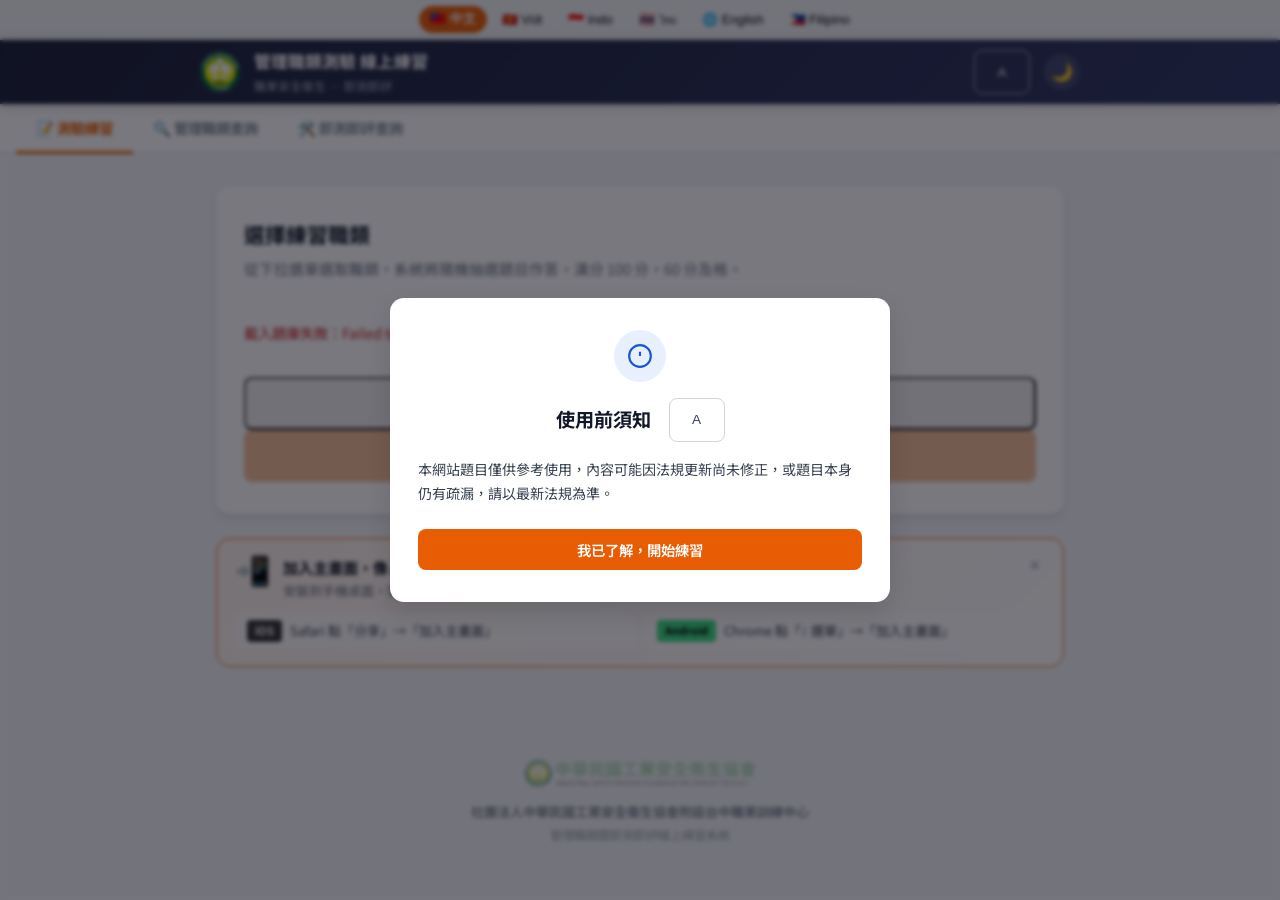
<file: index.html>
<!DOCTYPE html>
<html lang="zh-TW" translate="no">

<head>
  <meta charset="UTF-8" />
  <!-- 使用網站六語切換，避免自動翻譯改寫題目與選項標籤。 -->
  <meta name="google" content="notranslate" />
  <meta name="viewport" content="width=device-width, initial-scale=1.0" />
  <title>管理職類暨即測即評電腦化測驗 線上練習</title>
  <meta name="description" content="職業安全衛生管理職類測驗線上練習系統，隨機抽題80題即測即評。免費使用，歡迎一同維護題庫品質。" />
  <meta property="og:title" content="管理職類測驗 線上練習" />
  <meta property="og:description" content="職業安全衛生管理職類測驗系統，隨機80題即測即評，支援急速模式、錯題複習、離線作答。" />
  <meta property="og:type" content="website" />
  <link rel="preconnect" href="https://fonts.googleapis.com" />
  <link href="https://fonts.googleapis.com/css2?family=Noto+Sans+TC:wght@400;500;600;700&display=swap"
    rel="stylesheet" />
  <link rel="stylesheet" href="css/style.css?v=20261115a" />
  <link rel="manifest" href="manifest.json" />
  <meta name="theme-color" content="#1e293b" />
  <link rel="icon" type="image/png" sizes="192x192" href="icons/icon-192.png" />
  <link rel="apple-touch-icon" href="icons/icon-192.png" />
  <script>
    // 全站錯誤邊界：靜態載入失敗或 JS 例外時，顯示友善訊息而非空白頁
    window.addEventListener('error', function (ev) {
      if (ev.target && ev.target !== window) return; // 過濾單一資源載入錯誤
      if (document.getElementById('__global_err_banner')) return; // 避免重複
      var div = document.createElement('div');
      div.id = '__global_err_banner';
      div.style.cssText = 'position:fixed;bottom:16px;left:50%;transform:translateX(-50%);' +
        'background:#fef3c7;border:1px solid #fcd34d;color:#92400e;padding:10px 16px;' +
        'border-radius:8px;font-size:0.88rem;box-shadow:0 4px 12px rgba(0,0,0,0.1);z-index:99999;max-width:90vw';
      div.textContent = '⚠️ 系統發生錯誤，請重新整理頁面（Cmd+Shift+R）。';
      var close = document.createElement('button');
      close.textContent = '✕';
      close.style.cssText = 'margin-left:12px;background:transparent;border:0;color:#92400e;cursor:pointer;font-size:1.1rem';
      close.onclick = function () { div.remove(); };
      div.appendChild(close);
      document.body && document.body.appendChild(div);
    });
  </script>
</head>

<body>

  <!-- ===== 語言選擇列 ===== -->
  <div class="lang-bar">
    <button class="lang-btn active" data-lang="zh-TW" onclick="setLang('zh-TW')">🇹🇼 中文</button>
    <button class="lang-btn" data-lang="vi" onclick="setLang('vi')">🇻🇳 Việt</button>
    <button class="lang-btn" data-lang="id" onclick="setLang('id')">🇮🇩 Indo</button>
    <button class="lang-btn" data-lang="th" onclick="setLang('th')">🇹🇭 ไทย</button>
    <button class="lang-btn" data-lang="en" onclick="setLang('en')">🌐 English</button>
    <button class="lang-btn" data-lang="fil" onclick="setLang('fil')">🇵🇭 Filipino</button>
  </div>

  <!-- ===== 進站須知 Modal ===== -->
  <div class="modal-backdrop open" id="notice-modal" role="dialog" aria-modal="true" aria-labelledby="notice-title">
    <div class="modal notice-modal">
      <div class="notice-icon">
        <svg viewBox="0 0 24 24" fill="none" stroke="currentColor" stroke-width="2">
          <circle cx="12" cy="12" r="10" />
          <line x1="12" y1="8" x2="12" y2="12" />
          <line x1="12" y1="16" x2="12.01" y2="16" />
        </svg>
      </div>
      <div class="notice-heading">
        <h2 id="notice-title" data-i18n="notice.title">使用前須知</h2>
        <button class="fontsize-btn" onclick="cycleFontSize()" title="字體大小">A</button>
      </div>
      <div class="notice-body">
        <p data-i18n="notice.p1">本網站題目僅供參考使用，內容可能因法規更新尚未修正，或題目本身仍有疏漏，請以最新法規為準。</p>
      </div>
      <button class="btn btn-primary btn-fullwidth" id="notice-confirm" onclick="closeNotice()" data-i18n="notice.btn">我已了解，開始練習</button>
    </div>
  </div>

  <!-- ===== 測驗前須知 Modal ===== -->
  <div class="modal-backdrop" id="preexam-modal" role="dialog" aria-modal="true" aria-labelledby="preexam-title">
    <div class="modal preexam-modal">
      <div class="notice-icon warning">
        <svg viewBox="0 0 24 24" fill="none" stroke="currentColor" stroke-width="2">
          <path d="M10.29 3.86L1.82 18a2 2 0 001.71 3h16.94a2 2 0 001.71-3L13.71 3.86a2 2 0 00-3.42 0z" />
          <line x1="12" y1="9" x2="12" y2="13" />
          <line x1="12" y1="17" x2="12.01" y2="17" />
        </svg>
      </div>
      <h2 id="preexam-title" data-i18n="notice.title">測驗前須知</h2>
      <div class="notice-body">
        <p data-i18n="notice.p1">本網站題目僅供參考使用，內容可能因法規更新尚未修正，或題目本身仍有疏漏，請以最新法規為準。</p>
      </div>
      <div class="modal-actions">
        <button class="btn btn-outline" onclick="closePreExam()" data-i18n="preexam.cancel">取消</button>
        <button class="btn btn-primary" id="preexam-start" onclick="confirmStartExam()" data-i18n="preexam.start">開始測驗</button>
      </div>
    </div>
  </div>

  <header class="site-header">
    <div class="inner">
      <div class="header-logo-wrap">
        <img src="images/logo-header.png" alt="中華民國工業安全衛生協會" class="header-logo-img" />
      </div>
      <div>
        <h1 data-i18n="site.header">管理職類測驗 線上練習</h1>
        <p class="header-sub" data-i18n="site.subtitle">職業安全衛生 — 即測即評</p>
      </div>
      <button class="fontsize-btn" onclick="cycleFontSize()" title="字體大小">A</button>
      <button class="theme-toggle" onclick="toggleTheme()" title="切換深色模式" data-i18n="theme.dark">🌙</button>
    </div>
  </header>

  <!-- 導覽 Tab -->
  <nav class="nav-tabs">
    <a href="index.html" class="nav-tab active" data-i18n="nav.exam">📝 測驗練習</a>
    <a href="query.html" class="nav-tab" data-i18n="nav.query">🔍 管理職類查詢</a>
    <a href="exam-query.html" class="nav-tab" data-i18n="nav.examQuery">🛠️ 即測即評查詢</a>
  </nav>

  <main class="container">
    <div class="selector-card">
      <div class="selector-header">
        <h2 data-i18n="select.heading">選擇練習職類</h2>
        <p data-i18n="select.desc">從下拉選單選取職類，系統將隨機抽選題目作答，滿分 100 分，60 分及格。</p>
      </div>

      <div class="select-wrap" id="select-wrap">
        <div class="loading-inline">
          <div class="spinner-sm"></div>
          <span data-i18n="select.loading">載入職類中…</span>
        </div>
      </div>

      <button class="btn btn-primary btn-start" id="btn-start" disabled onclick="requestStartExam()">
        <svg viewBox="0 0 24 24" fill="none" stroke="currentColor" stroke-width="2.5" width="18" height="18">
          <polygon points="5 3 19 12 5 21 5 3" />
        </svg>
        <span data-i18n="select.start">開始測驗</span>
      </button>
    </div>


    <!-- PWA 安裝提示 -->
    <div class="pwa-install-guide" id="pwa-guide">
      <div class="pwa-guide-header">
        <span class="pwa-guide-icon">📲</span>
        <div>
          <strong data-i18n="pwa.title">加入主畫面，像 App 一樣使用</strong>
          <p data-i18n="pwa.desc">安裝到手機桌面，隨時開啟練習，支援離線作答。</p>
        </div>
        <button class="pwa-guide-close" onclick="closePwaGuide()" aria-label="close">&times;</button>
      </div>
      <div class="pwa-guide-steps">
        <div class="pwa-step ios-step">
          <span class="pwa-step-badge">iOS</span>
          <span data-i18n="pwa.ios">Safari 點「分享」→「加入主畫面」</span>
        </div>
        <div class="pwa-step android-step">
          <span class="pwa-step-badge android">Android</span>
          <span data-i18n="pwa.android">Chrome 點「⋮ 選單」→「加入主畫面」</span>
        </div>
      </div>
    </div>

    <!-- 歷史成績 -->
    <div id="history-section"></div>

    <section class="major-updates" id="major-updates" aria-labelledby="major-updates-title" hidden>
      <h2 id="major-updates-title" data-i18n="updates.title">題庫重大更新</h2>
      <div id="major-updates-list"></div>
    </section>
  </main>

  <footer class="site-footer">
    <img src="images/logo.png" alt="ISHA" class="footer-logo-img" />
    <div class="footer-org" data-i18n="footer.org">社團法人中華民國工業安全衛生協會附設台中職業訓練中心</div>
    <div data-i18n="footer.system">管理職類暨即測即評線上練習系統</div>
  </footer>

  <div class="toast" id="toast"></div>

  <script src="js/config.js?v=20261115a"></script>
  <script src="js/i18n.js?v=20261115a"></script>
  <script src="js/utils.js?v=20261115a"></script>
  <script src="js/data-loader.js?v=20261115a"></script>
  <script src="js/app.js?v=20261115a"></script>
  <script>
    // PWA 提示：已安裝或已關閉就隱藏
    function closePwaGuide() {
      document.getElementById('pwa-guide').classList.add('hidden');
      localStorage.setItem('pwa_guide_closed', '1');
    }
    (function() {
      var isStandalone = window.matchMedia('(display-mode: standalone)').matches || window.navigator.standalone;
      var closed = localStorage.getItem('pwa_guide_closed');
      if (isStandalone || closed) {
        var el = document.getElementById('pwa-guide');
        if (el) el.classList.add('hidden');
      }
    })();
  </script>
</body>

</html>
</file>
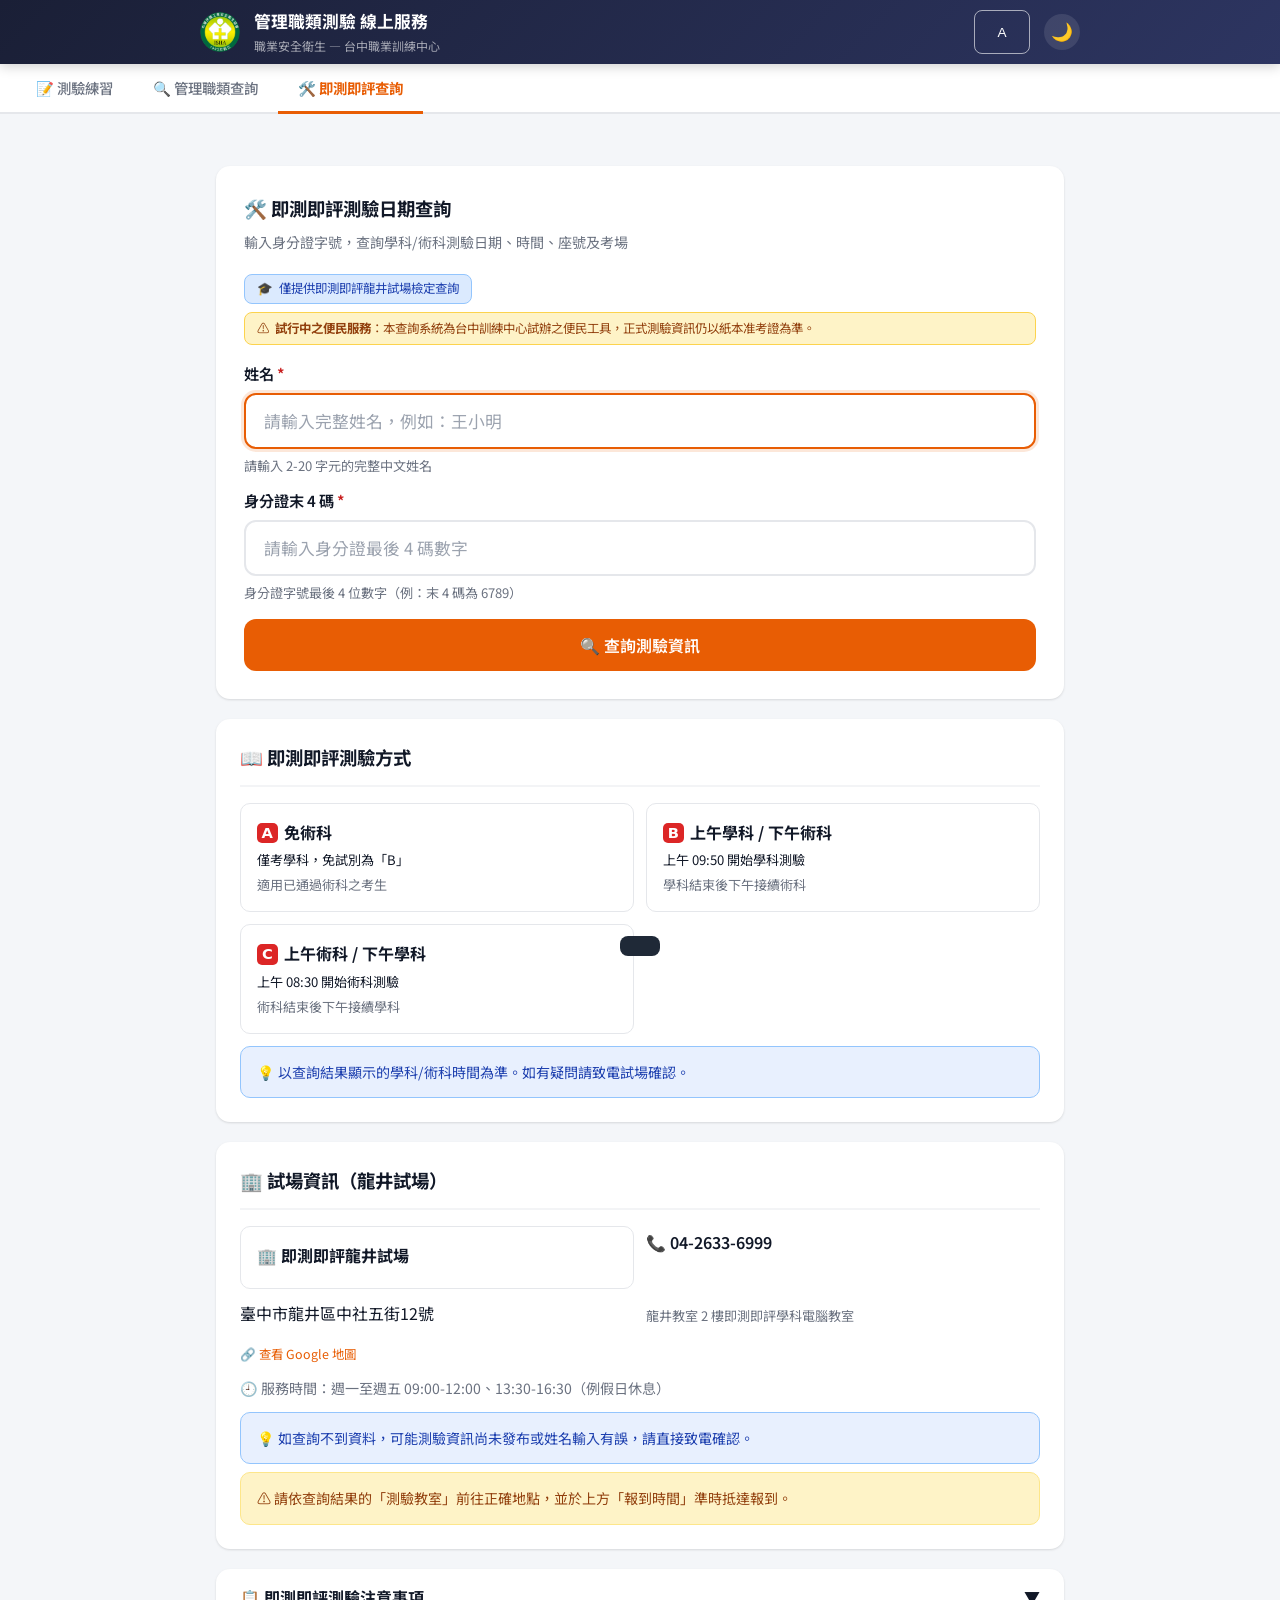
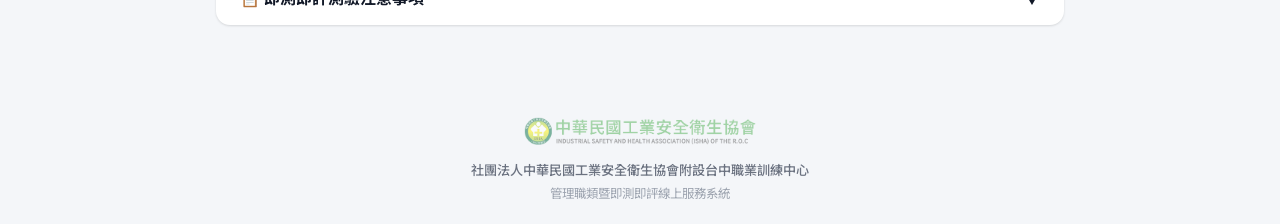
<file: exam-query.html>
<!DOCTYPE html>
<html lang="zh-TW">

<head>
  <meta charset="UTF-8" />
  <meta name="viewport" content="width=device-width, initial-scale=1.0" />
  <title>即測即評測驗日期查詢 — 台中職業訓練中心</title>
  <meta name="description" content="查詢即測即評技能檢定測驗日期、學科術科時間、考場" />
  <link rel="preconnect" href="https://fonts.googleapis.com" />
  <link href="https://fonts.googleapis.com/css2?family=Noto+Sans+TC:wght@400;500;600;700&display=swap" rel="stylesheet" />
  <link rel="stylesheet" href="css/style.css?v=20261115a" />
  <link rel="stylesheet" href="css/query.css?v=20261115a" />
  <link rel="manifest" href="manifest.json" />
  <meta name="theme-color" content="#1e293b" />
  <link rel="icon" type="image/png" sizes="192x192" href="icons/icon-192.png" />
  <link rel="apple-touch-icon" href="icons/icon-192.png" />
</head>

<body>
  <header class="site-header">
    <div class="inner">
      <div class="header-logo-wrap">
        <img src="images/logo-header.png" alt="中華民國工業安全衛生協會" class="header-logo-img" />
      </div>
      <div>
        <h1>管理職類測驗 線上服務</h1>
        <p class="header-sub">職業安全衛生 — 台中職業訓練中心</p>
      </div>
      <button class="fontsize-btn" onclick="cycleFontSize()" title="字體大小">A</button>
      <button class="theme-toggle" onclick="toggleTheme()" title="切換深色模式">🌙</button>
    </div>
  </header>

  <!-- 導覽 Tab -->
  <nav class="nav-tabs">
    <a href="index.html" class="nav-tab" data-i18n="nav.exam">📝 測驗練習</a>
    <a href="query.html" class="nav-tab" data-i18n="nav.query">🔍 管理職類查詢</a>
    <a href="exam-query.html" class="nav-tab active" data-i18n="nav.examQuery">🛠️ 即測即評查詢</a>
  </nav>

  <main class="container">

    <!-- 查詢區 -->
    <div class="query-card" style="margin-top:20px">
      <h2 class="query-title">🛠️ 即測即評測驗日期查詢</h2>
      <p class="query-desc">輸入身分證字號，查詢學科/術科測驗日期、時間、座號及考場</p>
      <div style="display:inline-flex;align-items:center;gap:6px;padding:4px 12px;background:#dbeafe;border:1px solid #93c5fd;border-radius:8px;font-size:0.78rem;color:#1e40af;margin-bottom:8px">
        <span>🎓</span> 僅提供即測即評龍井試場檢定查詢
      </div>
      <div style="display:flex;align-items:flex-start;gap:6px;padding:6px 12px;background:#fef3c7;border:1px solid #fcd34d;border-radius:8px;font-size:0.78rem;color:#92400e;margin-bottom:16px;line-height:1.5">
        <span>⚠️</span>
        <div><strong>試行中之便民服務</strong>：本查詢系統為台中訓練中心試辦之便民工具，正式測驗資訊仍以紙本准考證為準。</div>
      </div>
      <form id="examQueryForm">
        <label class="query-label" for="eqName">姓名 <span style="color:var(--danger)">*</span></label>
        <input type="text" id="eqName" class="query-input" placeholder="請輸入完整姓名，例如：王小明" required minlength="2" maxlength="20" autocomplete="name" />
        <div class="query-help">請輸入 2-20 字元的完整中文姓名</div>

        <label class="query-label" for="eqLast4" style="margin-top:12px">身分證末 4 碼 <span style="color:var(--danger)">*</span></label>
        <input type="text" id="eqLast4" class="query-input" placeholder="請輸入身分證最後 4 碼數字" required minlength="4" maxlength="4" autocomplete="off" inputmode="numeric" pattern="[0-9]{4}" />
        <div class="query-help">身分證字號最後 4 位數字（例：末 4 碼為 6789）</div>

        <div class="query-error" id="eqError"><span>⚠</span> <span id="eqErrorText"></span></div>
        <button type="submit" class="query-btn" id="eqBtn" style="margin-top:16px">
          <span id="eqBtnText">🔍 查詢測驗資訊</span>
        </button>
      </form>

      <!-- 搜尋歷史 -->
      <div id="eqHistory" style="margin-top:16px;display:none">
        <div style="font-size:0.82rem;color:var(--gray-500);margin-bottom:8px">最近查詢</div>
        <div id="eqHistoryTags" style="display:flex;flex-wrap:wrap;gap:6px"></div>
      </div>
    </div>

    <!-- 結果區 -->
    <div id="eqResults"></div>

    <!-- 測驗方式說明 -->
    <div class="info-section">
      <h2>📖 即測即評測驗方式</h2>
      <div class="contact-grid">
        <div class="contact-card">
          <h4><span class="mode-letter">A</span>免術科</h4>
          <div class="addr" style="color:var(--gray-600)">僅考學科，免試別為「B」</div>
          <div class="addr" style="font-size:0.82rem;margin-top:4px">適用已通過術科之考生</div>
        </div>
        <div class="contact-card">
          <h4><span class="mode-letter">B</span>上午學科 / 下午術科</h4>
          <div class="addr" style="color:var(--gray-600)">上午 09:50 開始學科測驗</div>
          <div class="addr" style="font-size:0.82rem;margin-top:4px">學科結束後下午接續術科</div>
        </div>
        <div class="contact-card">
          <h4><span class="mode-letter">C</span>上午術科 / 下午學科</h4>
          <div class="addr" style="color:var(--gray-600)">上午 08:30 開始術科測驗</div>
          <div class="addr" style="font-size:0.82rem;margin-top:4px">術科結束後下午接續學科</div>
        </div>
      </div>
      <div class="tip-box tip-info" style="margin-top:12px">
        💡 以查詢結果顯示的學科/術科時間為準。如有疑問請致電試場確認。
      </div>
    </div>

    <!-- 試場資訊（聯絡 + 地點合併） -->
    <div class="info-section">
      <h2>🏢 試場資訊（龍井試場）</h2>
      <div class="contact-grid">
        <a href="https://maps.app.goo.gl/nVrARbyT7Bjvi6TY7" target="_blank" rel="noopener" class="contact-card contact-link">
          <h4>🏢 即測即評龍井試場</h4>
          <a href="tel:04-26336999" onclick="event.stopPropagation()" style="display:block;margin:4px 0;font-weight:600">📞 04-2633-6999</a>
          <div class="addr">臺中市龍井區中社五街12號</div>
          <div class="addr" style="font-size:0.82rem;color:var(--gray-500);margin-top:4px">龍井教室 2 樓即測即評學科電腦教室</div>
          <div class="map-link">🔗 查看 Google 地圖</div>
        </a>
      </div>
      <div style="font-size:0.88rem;color:var(--gray-500);margin:12px 0">
        🕘 服務時間：週一至週五 09:00-12:00、13:30-16:30（例假日休息）
      </div>
      <div class="tip-box tip-info">
        💡 如查詢不到資料，可能測驗資訊尚未發布或姓名輸入有誤，請直接致電確認。
      </div>
      <div class="tip-box tip-warn" style="margin-top:8px">⚠️ 請依查詢結果的「測驗教室」前往正確地點，並於上方「報到時間」準時抵達報到。</div>
    </div>

    <!-- 注意事項 -->
    <div class="info-section" style="padding:0;overflow:hidden">
      <button class="notices-toggle" id="eqNoticesBtn" aria-expanded="false" aria-controls="eqNoticesBody">
        <span>📋 即測即評測驗注意事項</span>
        <span id="eqNoticesArrow" class="notices-arrow">▼</span>
      </button>
      <div class="notices-content hidden" id="eqNoticesBody">
        <p><strong>一、報到時間：</strong></p>
        <ul style="margin:4px 0 10px 20px;line-height:1.8">
          <li>術科上午場報到時間：<strong>7:30</strong></li>
          <li>學科上午場報到時間：<strong>9:50</strong></li>
          <li>測驗開始後 15 分鐘尚未入場者不得入場</li>
        </ul>
        <p><strong>二、攜帶物品：</strong>測驗當日應攜帶身分證件及准考證，均未攜帶者不得應試。</p>
        <p><strong>三、測驗流程：</strong>依免試別分為三種測驗方式（詳見上方「測驗方式」說明）。</p>
        <p><strong>四、學科測驗：</strong>於龍井教室 2 樓即測即評學科電腦教室進行。</p>
        <p><strong>五、術科測驗：</strong>依職類於指定術科場地進行。</p>
        <div class="tip-box tip-warn" style="margin:10px 0">
          <strong>六、禁止事項：</strong>冒名頂替、攜帶手機電子設備、夾帶資料等情事，成績以零分計算或扣分。
        </div>
        <p><strong>七、特殊情形：</strong>若測驗當日遇天災或其他不可抗力因素，依主管機關公告辦理。</p>
      </div>
    </div>

    <!-- 查詢提示 Modal -->
    <div class="modal-backdrop" id="eqConfirmModal" role="dialog" aria-modal="true" aria-labelledby="eqConfirmTitle">
      <div class="modal" style="max-width:420px">
        <h2 id="eqConfirmTitle" style="margin-top:0">⚠️ 查詢前請注意</h2>
        <div class="tip-box tip-warn" style="margin:12px 0">
          <strong>正確時間仍以紙本准考證為主</strong>
        </div>
        <p style="margin:12px 0;color:var(--gray-700);font-size:0.92rem;line-height:1.6">
          本查詢提供的測驗日期、時間、場次僅供參考，若與紙本准考證有出入，請以收到的紙本准考證為準。
        </p>
        <div style="display:flex;gap:8px;justify-content:flex-end;margin-top:16px">
          <button type="button" class="btn btn-primary" id="eqConfirmOk">我知道了，繼續查詢</button>
        </div>
      </div>
    </div>

  </main>

  <footer class="site-footer">
    <img src="images/logo.png" alt="ISHA" class="footer-logo-img" />
    <div class="footer-org">社團法人中華民國工業安全衛生協會附設台中職業訓練中心</div>
    <div>管理職類暨即測即評線上服務系統</div>
  </footer>

  <div class="toast" id="toast"></div>

  <script src="js/config.js?v=20261115a"></script>
  <script src="js/utils.js?v=20261115a"></script>
  <script src="js/exam-query.js?v=20261115a"></script>
</body>

</html>
</file>
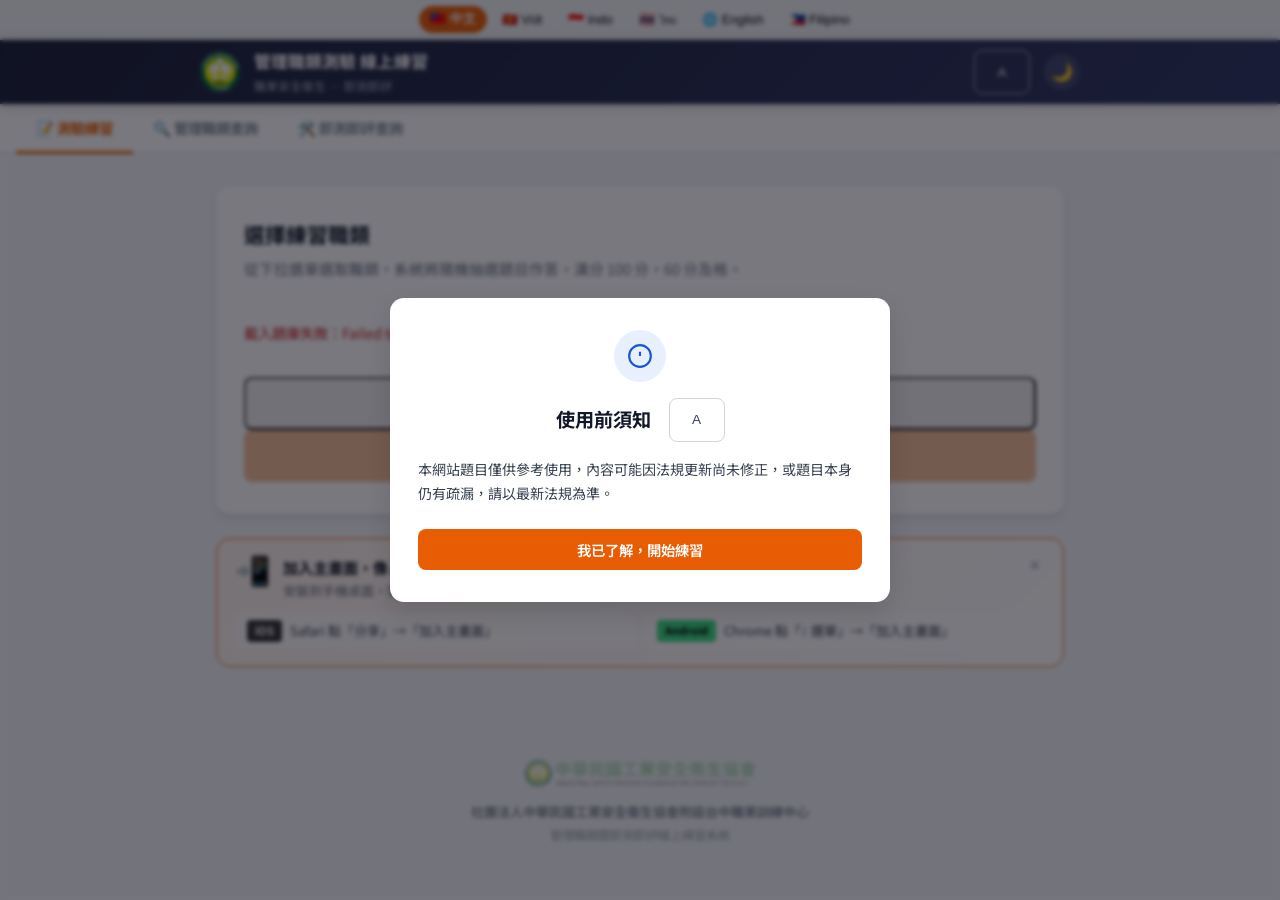
<file: exam.html>
<!DOCTYPE html>
<html lang="zh-TW" translate="no">

<head>
    <meta charset="UTF-8" />
    <!-- 使用網站六語切換，避免自動翻譯改寫題目與選項標籤。 -->
    <meta name="google" content="notranslate" />
    <meta name="viewport" content="width=device-width, initial-scale=1.0" />
    <title>作答中 — 管理職類測驗線上練習</title>
    <meta name="description" content="管理職類測驗線上作答頁面" />
    <link rel="preconnect" href="https://fonts.googleapis.com" />
    <link href="https://fonts.googleapis.com/css2?family=Noto+Sans+TC:wght@400;500;600;700&display=swap"
        rel="stylesheet" />
    <link rel="stylesheet" href="css/style.css?v=20261115a" />
  <link rel="icon" type="image/png" sizes="192x192" href="icons/icon-192.png" />
  <link rel="apple-touch-icon" href="icons/icon-192.png" />
</head>

<body>
    <header class="site-header">
        <div class="inner">
            <div class="header-logo-wrap">
                <img src="images/logo-header.png" alt="ISHA" class="header-logo-img" />
            </div>
            <div>
                <h1 id="exam-title" data-i18n="exam.loading">載入中…</h1>
                <p class="header-sub" data-i18n="site.subtitle">職業安全衛生 — 即測即評</p>
            </div>
            <button class="fontsize-btn" onclick="cycleFontSize()" title="字體大小">A</button>
            <button class="theme-toggle" onclick="toggleTheme()" title="切換深色模式" data-i18n="theme.dark">🌙</button>
        </div>
    </header>

    <div class="exam-header">
        <div class="inner">
            <div class="exam-meta">
                <span data-i18n="exam.q.prefix">第 </span><strong id="q-current">1</strong><span data-i18n="exam.q.of"> 題 / 共 </span><strong id="q-total">80</strong><span data-i18n="exam.q.unit"> 題</span>
            </div>
            <div class="progress-bar-wrap">
                <div class="progress-bar-fill" id="progress-bar" style="width:0%"></div>
            </div>
            <div class="exam-meta">
                <span data-i18n="exam.answered">已答</span> <strong id="answered-count">0</strong> <span data-i18n="mode.questions">題</span>
            </div>
            <div class="timer" id="timer" style="display:none">
                <svg viewBox="0 0 24 24" fill="none" stroke="currentColor" stroke-width="2" width="14" height="14">
                    <circle cx="12" cy="12" r="10" />
                    <path d="M12 6v6l4 2" />
                </svg>
                <span id="timer-text">80:00</span>
            </div>
            <button class="btn-end-early" id="btn-end" onclick="endEarly()" data-i18n="exam.btn.end">提前結束</button>
            <button class="btn-home" id="btn-home" onclick="requestGoHome()" data-i18n="exam.home">返回首頁</button>
        </div>
    </div>

    <div id="main-area">
        <div class="loading" id="loading">
            <div class="spinner"></div>
            <p data-i18n="exam.loading">載入題庫中…</p>
        </div>
    </div>

    <div class="modal-backdrop" id="home-confirm-modal" role="dialog" aria-modal="true"
        aria-labelledby="home-confirm-title" aria-describedby="home-confirm-body">
        <div class="modal home-dialog">
            <h2 id="home-confirm-title" data-i18n="home.title">返回首頁？</h2>
            <p id="home-confirm-body"></p>
            <p class="home-save-error" id="home-save-error" role="alert" hidden></p>
            <div class="modal-actions">
                <button class="btn btn-outline" id="home-cancel" onclick="closeHomeConfirm()"
                    data-i18n="home.cancel">繼續作答</button>
                <button class="btn btn-primary" id="home-confirm" onclick="confirmGoHome()"></button>
            </div>
        </div>
    </div>

    <!-- 提前結束確認 Modal -->
    <div class="modal-backdrop" id="end-confirm-modal" role="dialog" aria-modal="true">
        <div class="modal">
            <div class="notice-icon warning" style="margin-bottom:12px">
                <svg viewBox="0 0 24 24" fill="none" stroke="currentColor" stroke-width="2"
                    style="width:26px;height:26px">
                    <path d="M10.29 3.86L1.82 18a2 2 0 001.71 3h16.94a2 2 0 001.71-3L13.71 3.86a2 2 0 00-3.42 0z" />
                    <line x1="12" y1="9" x2="12" y2="13" />
                    <line x1="12" y1="17" x2="12.01" y2="17" />
                </svg>
            </div>
            <h3 style="text-align:center;margin-bottom:8px" data-i18n="endmodal.title">確定要提前結束？</h3>
            <p style="text-align:center;color:var(--gray-500);font-size:.88rem;margin-bottom:20px" data-i18n="endmodal.body">
                尚未作答的題目將不計分，確定要結束並查看成績嗎？</p>
            <div class="modal-actions" style="justify-content:center">
                <button class="btn btn-outline" onclick="closeEndConfirm()" data-i18n="endmodal.continue">繼續作答</button>
                <button class="btn btn-primary" style="background:var(--danger)" onclick="confirmEnd()" data-i18n="endmodal.confirm">確定結束</button>
            </div>
        </div>
    </div>

    <!-- 反饋 Modal -->
    <div class="modal-backdrop" id="feedback-modal">
        <div class="modal">
            <h3 data-i18n="fb.title">💬 題目反饋</h3>
            <label data-i18n="fb.type">反饋類型</label>
            <select id="fb-type">
                <option value="題目有誤" data-i18n="fb.type.q">題目有誤</option>
                <option value="答案有誤" data-i18n="fb.type.a">答案有誤</option>
                <option value="選項有誤" data-i18n="fb.type.o">選項有誤</option>
                <option value="其他" data-i18n="fb.type.other">其他</option>
            </select>
            <label data-i18n="fb.desc">補充說明（選填）</label>
            <textarea id="fb-desc" placeholder="請描述問題…" data-i18n="fb.placeholder"></textarea>
            <div class="modal-actions">
                <button class="btn btn-outline" onclick="closeFeedback()" data-i18n="fb.cancel">取消</button>
                <button class="btn btn-primary" onclick="submitFeedback()" data-i18n="fb.submit">送出</button>
            </div>
        </div>
    </div>

    <div class="toast" id="toast"></div>

    <!-- 圖片放大 Modal -->
    <div class="image-modal" id="image-modal" onclick="closeImageModal()">
        <img id="modal-image" alt="放大圖片">
        <div class="image-modal-hint" data-i18n="image.modal.hint">點擊任意處關閉</div>
    </div>

    <script src="js/config.js?v=20261115a"></script>
    <script src="js/i18n.js?v=20261115a"></script>
    <script src="js/utils.js?v=20261115a"></script>
    <script src="js/data-loader.js?v=20261115a"></script>
    <script src="js/exam.js?v=20261115a"></script>
</body>

</html>
</file>
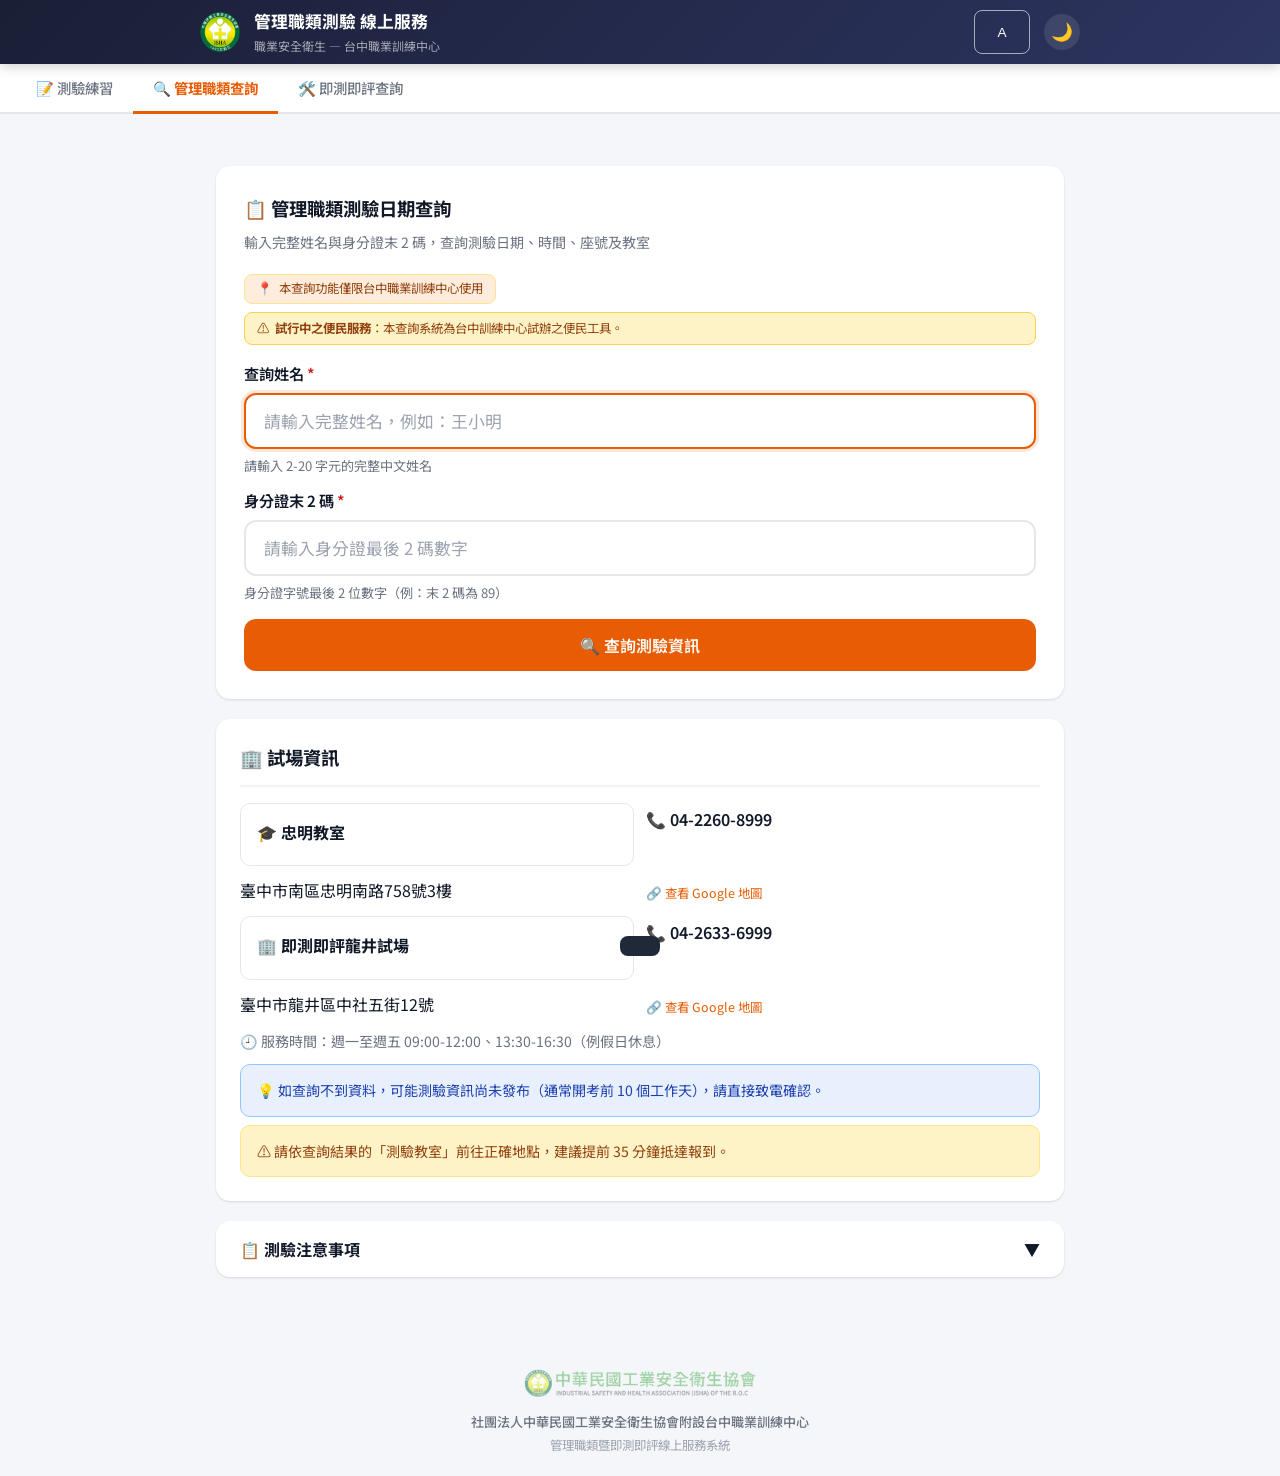
<file: query.html>
<!DOCTYPE html>
<html lang="zh-TW">

<head>
  <meta charset="UTF-8" />
  <meta name="viewport" content="width=device-width, initial-scale=1.0" />
  <title>測驗日期查詢 — 管理職類測驗線上練習</title>
  <meta name="description" content="查詢管理職類電腦化測驗日期、時間、座號及相關資訊" />
  <link rel="preconnect" href="https://fonts.googleapis.com" />
  <link href="https://fonts.googleapis.com/css2?family=Noto+Sans+TC:wght@400;500;600;700&display=swap" rel="stylesheet" />
  <link rel="stylesheet" href="css/style.css?v=20261115a" />
  <link rel="stylesheet" href="css/query.css?v=20261115a" />
  <link rel="manifest" href="manifest.json" />
  <meta name="theme-color" content="#1e293b" />
  <link rel="icon" type="image/png" sizes="192x192" href="icons/icon-192.png" />
  <link rel="apple-touch-icon" href="icons/icon-192.png" />
</head>

<body>
  <header class="site-header">
    <div class="inner">
      <div class="header-logo-wrap">
        <img src="images/logo-header.png" alt="中華民國工業安全衛生協會" class="header-logo-img" />
      </div>
      <div>
        <h1>管理職類測驗 線上服務</h1>
        <p class="header-sub">職業安全衛生 — 台中職業訓練中心</p>
      </div>
      <button class="fontsize-btn" onclick="cycleFontSize()" title="字體大小">A</button>
      <button class="theme-toggle" onclick="toggleTheme()" title="切換深色模式">🌙</button>
    </div>
  </header>

  <!-- 導覽 Tab -->
  <nav class="nav-tabs">
    <a href="index.html" class="nav-tab" data-i18n="nav.exam">📝 測驗練習</a>
    <a href="query.html" class="nav-tab active" data-i18n="nav.query">🔍 管理職類查詢</a>
    <a href="exam-query.html" class="nav-tab" data-i18n="nav.examQuery">🛠️ 即測即評查詢</a>
  </nav>

  <main class="container">

    <!-- 查詢區 -->
    <div class="query-card" style="margin-top:20px">
      <h2 class="query-title">📋 管理職類測驗日期查詢</h2>
      <p class="query-desc">輸入完整姓名與身分證末 2 碼，查詢測驗日期、時間、座號及教室</p>
      <div style="display:inline-flex;align-items:center;gap:6px;padding:4px 12px;background:var(--warning-light,#feecdc);border:1px solid #fde68a;border-radius:8px;font-size:0.78rem;color:#92400e;margin-bottom:8px">
        <span>📍</span> 本查詢功能僅限台中職業訓練中心使用
      </div>
      <div style="display:flex;align-items:flex-start;gap:6px;padding:6px 12px;background:#fef3c7;border:1px solid #fcd34d;border-radius:8px;font-size:0.78rem;color:#92400e;margin-bottom:16px;line-height:1.5">
        <span>⚠️</span>
        <div><strong>試行中之便民服務</strong>：本查詢系統為台中訓練中心試辦之便民工具。</div>
      </div>
      <form id="queryForm">
        <label class="query-label" for="qName">查詢姓名 <span style="color:var(--danger)">*</span></label>
        <input type="text" id="qName" class="query-input" placeholder="請輸入完整姓名，例如：王小明" required minlength="2" maxlength="20" autocomplete="name" />
        <div class="query-help">請輸入 2-20 字元的完整中文姓名</div>
        <label class="query-label" for="qLast2" style="margin-top:12px">身分證末 2 碼 <span style="color:var(--danger)">*</span></label>
        <input type="text" id="qLast2" class="query-input" placeholder="請輸入身分證最後 2 碼數字" required minlength="2" maxlength="2" autocomplete="off" inputmode="numeric" pattern="[0-9]{2}" />
        <div class="query-help">身分證字號最後 2 位數字（例：末 2 碼為 89）</div>
        <div class="query-error" id="qError"><span>⚠</span> <span id="qErrorText"></span></div>
        <button type="submit" class="query-btn" id="qBtn" style="margin-top:16px">
          <span id="qBtnText">🔍 查詢測驗資訊</span>
        </button>
      </form>

      <!-- 搜尋歷史 -->
      <div id="qHistory" style="margin-top:16px;display:none">
        <div style="font-size:0.82rem;color:var(--gray-500);margin-bottom:8px">最近查詢</div>
        <div id="qHistoryTags" style="display:flex;flex-wrap:wrap;gap:6px"></div>
      </div>
    </div>

    <!-- 結果區 -->
    <div id="qResults"></div>

    <!-- 試場資訊（聯絡 + 地點合併） -->
    <div class="info-section">
      <h2>🏢 試場資訊</h2>
      <div class="contact-grid">
        <a href="https://maps.app.goo.gl/kev43J4jJjkAryXG7" target="_blank" rel="noopener" class="contact-card contact-link">
          <h4>🎓 忠明教室</h4>
          <a href="tel:04-22608999" onclick="event.stopPropagation()" style="display:block;margin:4px 0;font-weight:600">📞 04-2260-8999</a>
          <div class="addr">臺中市南區忠明南路758號3樓</div>
          <div class="map-link">🔗 查看 Google 地圖</div>
        </a>
        <a href="https://maps.app.goo.gl/nVrARbyT7Bjvi6TY7" target="_blank" rel="noopener" class="contact-card contact-link">
          <h4>🏢 即測即評龍井試場</h4>
          <a href="tel:04-26336999" onclick="event.stopPropagation()" style="display:block;margin:4px 0;font-weight:600">📞 04-2633-6999</a>
          <div class="addr">臺中市龍井區中社五街12號</div>
          <div class="map-link">🔗 查看 Google 地圖</div>
        </a>
      </div>
      <div style="font-size:0.88rem;color:var(--gray-500);margin:12px 0">
        🕘 服務時間：週一至週五 09:00-12:00、13:30-16:30（例假日休息）
      </div>
      <div class="tip-box tip-info">
        💡 如查詢不到資料，可能測驗資訊尚未發布（通常開考前 10 個工作天），請直接致電確認。
      </div>
      <div class="tip-box tip-warn" style="margin-top:8px">⚠️ 請依查詢結果的「測驗教室」前往正確地點，建議提前 35 分鐘抵達報到。</div>
    </div>

    <!-- 注意事項 -->
    <div class="info-section" style="padding:0;overflow:hidden">
      <button class="notices-toggle" id="noticesBtn" aria-expanded="false" aria-controls="noticesBody">
        <span>📋 測驗注意事項</span>
        <span id="noticesArrow" class="notices-arrow">▼</span>
      </button>
      <div class="notices-content hidden" id="noticesBody">
        <p><strong>一、</strong>本注意事項依「職業安全衛生教育訓練管理職類結訓測驗試場認可及管理作業要點」第二十二點規定訂定之。</p>
        <p><strong>二、</strong>應試者於測驗時，應遵守本注意事項之規定。</p>
        <div class="tip-box tip-warn" style="margin:10px 0"><strong>三、</strong>應試者應於測驗前 30 分鐘辦理報到，測驗開始後 15 分鐘尚未入場者不得入場，開始後 15 分鐘內不得出場。</div>
        <p><strong>四、</strong>測驗當日應攜帶身分證件及准考證，均未攜帶者不得應試。</p>
        <p><strong>五、</strong>就座後應將證件置於桌面左前角，書籍文件放置指定場所。</p>
        <div class="notices-danger"><strong>六、</strong>冒名頂替、持偽造證件、互換座位、傳遞文稿、夾帶資料、不繳試題、使用禁止工具、窺視答案、書寫相關文字、擾亂秩序 — 以上情事成績以零分計算。</div>
        <p><strong>七、</strong>手機或電子設備隨身攜帶者扣 20 分。</p>
        <p><strong>八、</strong>時間結束後仍作答、誤坐座位、自備稿紙、擅自進場、場地吸菸者扣 10 分。</p>
        <p><strong>九～十二、</strong>其他未盡事宜依試場規則辦理。</p>
      </div>
    </div>

  </main>

  <footer class="site-footer">
    <img src="images/logo.png" alt="ISHA" class="footer-logo-img" />
    <div class="footer-org">社團法人中華民國工業安全衛生協會附設台中職業訓練中心</div>
    <div>管理職類暨即測即評線上服務系統</div>
  </footer>

  <div class="toast" id="toast"></div>

  <script src="js/config.js?v=20261115a"></script>
  <script src="js/utils.js?v=20261115a"></script>
  <script src="js/query.js?v=20261115a"></script>
</body>

</html>
</file>
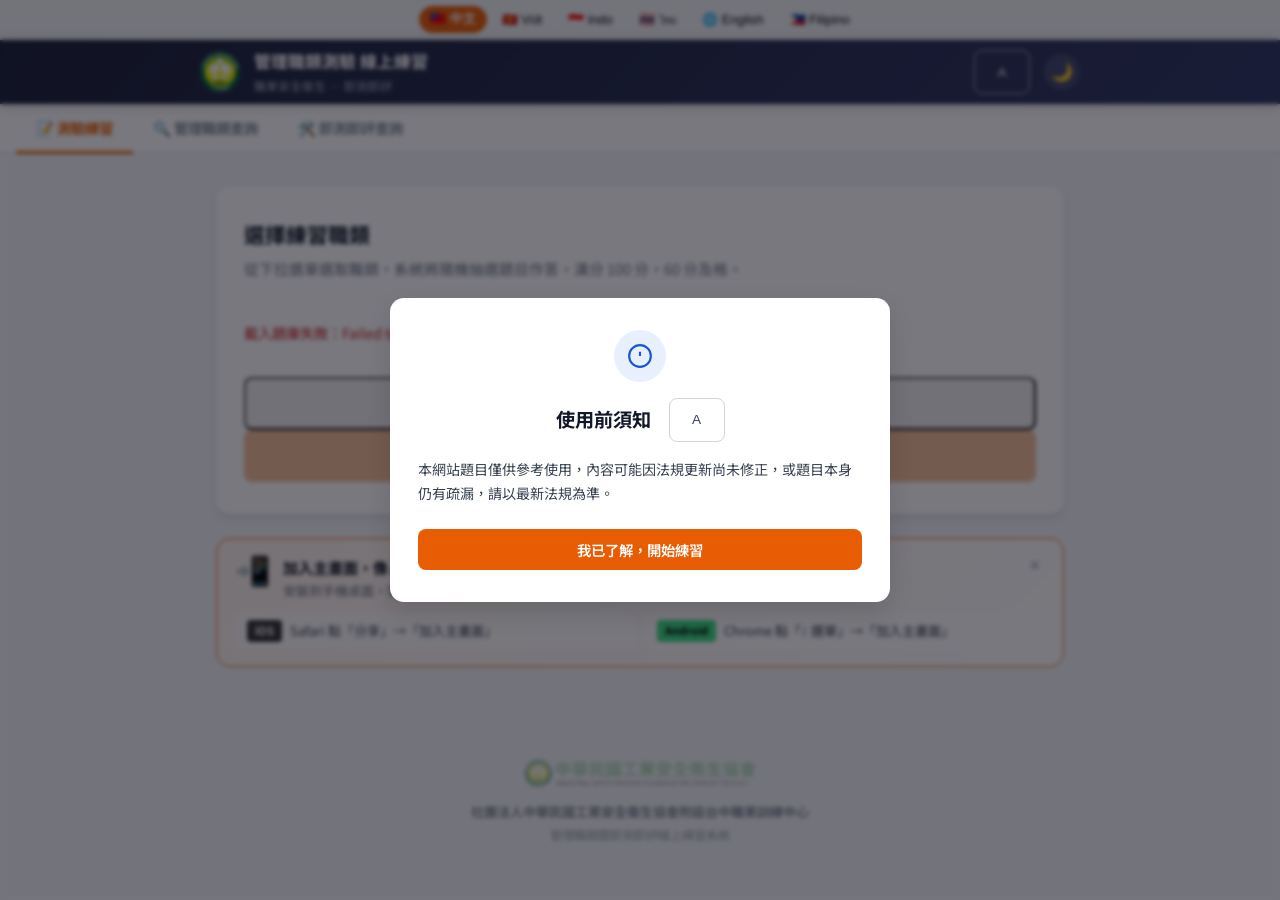
<file: result.html>
<!DOCTYPE html>
<html lang="zh-TW" translate="no">

<head>
    <meta charset="UTF-8" />
    <!-- 使用網站六語切換，避免自動翻譯改寫題目與選項標籤。 -->
    <meta name="google" content="notranslate" />
    <meta name="viewport" content="width=device-width, initial-scale=1.0" />
    <title>成績結果 — 管理職類測驗線上練習</title>
    <meta name="description" content="管理職類測驗成績結果頁面" />
    <link rel="preconnect" href="https://fonts.googleapis.com" />
    <link href="https://fonts.googleapis.com/css2?family=Noto+Sans+TC:wght@400;500;600;700&display=swap"
        rel="stylesheet" />
    <link rel="stylesheet" href="css/style.css?v=20261115a" />
  <link rel="icon" type="image/png" sizes="192x192" href="icons/icon-192.png" />
  <link rel="apple-touch-icon" href="icons/icon-192.png" />
</head>

<body>
    <header class="site-header">
        <div class="inner">
            <div class="header-logo-wrap">
                <img src="images/logo-header.png" alt="ISHA" class="header-logo-img" />
            </div>
            <div>
                <h1 data-i18n="result.title">測驗成績</h1>
                <p class="header-sub" data-i18n="site.subtitle">職業安全衛生 — 即測即評</p>
            </div>
            <button class="fontsize-btn" onclick="cycleFontSize()" title="字體大小">A</button>
            <button class="theme-toggle" onclick="toggleTheme()" title="切換深色模式" data-i18n="theme.dark">🌙</button>
        </div>
    </header>

    <main class="container">
        <div id="result-area">
            <div class="loading">
                <div class="spinner"></div>
                <p data-i18n="result.loading">計算中…</p>
            </div>
        </div>
    </main>

    <footer class="site-footer">
        <img src="images/logo.png" alt="ISHA" class="footer-logo-img" />
        <div class="footer-org" data-i18n="footer.org">社團法人中華民國工業安全衛生協會附設台中職業訓練中心</div>
        <div data-i18n="footer.system">管理職類暨即測即評線上練習系統</div>
    </footer>

    <!-- 反饋 Modal -->
    <div class="modal-backdrop" id="result-fb-modal">
        <div class="modal">
            <h3 data-i18n="fb.title">💬 題目反饋</h3>
            <label data-i18n="fb.type">反饋類型</label>
            <select id="result-fb-type">
                <option value="題目有誤" data-i18n="fb.type.q">題目有誤</option>
                <option value="答案有誤" data-i18n="fb.type.a">答案有誤</option>
                <option value="選項有誤" data-i18n="fb.type.o">選項有誤</option>
                <option value="其他" data-i18n="fb.type.other">其他</option>
            </select>
            <label data-i18n="fb.desc">補充說明（選填）</label>
            <textarea id="result-fb-desc" placeholder="請描述問題…" data-i18n="fb.placeholder"></textarea>
            <div class="modal-actions">
                <button class="btn btn-outline" onclick="closeResultFeedback()" data-i18n="fb.cancel">取消</button>
                <button class="btn btn-primary" onclick="submitResultFeedback()" data-i18n="fb.submit">送出</button>
            </div>
        </div>
    </div>

    <div class="toast" id="toast"></div>

    <script src="js/config.js?v=20261115a"></script>
    <script src="js/i18n.js?v=20261115a"></script>
    <script src="js/utils.js?v=20261115a"></script>
    <script src="js/result.js?v=20261115a"></script>
</body>

</html>
</file>
<file: css/style.css>
/* ===== 語言選擇列 ===== */
.lang-bar {
  display: flex;
  flex-wrap: wrap;
  justify-content: center;
  gap: 4px;
  padding: 6px 8px;
  background: var(--gray-100, #f3f4f6);
  border-bottom: 1px solid var(--gray-200, #e5e7eb);
  position: sticky;
  top: 0;
  z-index: 100;
}
.lang-btn {
  border: 1px solid transparent;
  background: none;
  padding: 4px 10px;
  border-radius: 16px;
  font-size: 0.8rem;
  cursor: pointer;
  transition: all 0.2s;
  white-space: nowrap;
}
.lang-btn:hover {
  background: var(--gray-200, #e5e7eb);
}
.lang-btn.active {
  background: var(--primary, #e85d04);
  color: #fff;
  border-color: var(--primary, #e85d04);
  font-weight: 600;
}
@media (max-width: 600px) {
  .lang-btn { padding: 4px 7px; font-size: 0.75rem; }
  .lang-bar { gap: 3px; padding: 4px 6px; }
}

/* ===== PWA 安裝提示 ===== */
.pwa-install-guide {
  background: linear-gradient(135deg, var(--primary-light) 0%, #fff 100%);
  border: 1.5px solid var(--primary);
  border-radius: var(--radius);
  padding: 16px 18px;
  margin-bottom: 20px;
}
[data-theme="dark"] .pwa-install-guide {
  background: linear-gradient(135deg, rgba(232,93,4,0.12) 0%, var(--card-bg) 100%);
}
.pwa-guide-header {
  display: flex;
  align-items: flex-start;
  gap: 12px;
}
.pwa-guide-icon {
  font-size: 1.8rem;
  flex-shrink: 0;
  line-height: 1;
}
.pwa-guide-header strong {
  font-size: 0.95rem;
  color: var(--gray-900);
  display: block;
  margin-bottom: 2px;
}
.pwa-guide-header p {
  font-size: 0.82rem;
  color: var(--gray-500);
  margin: 0;
  line-height: 1.4;
}
.pwa-guide-close {
  background: none;
  border: none;
  font-size: 1.3rem;
  color: var(--gray-400);
  cursor: pointer;
  padding: 0 4px;
  margin-left: auto;
  flex-shrink: 0;
  line-height: 1;
}
.pwa-guide-close:hover { color: var(--gray-600); }
.pwa-guide-steps {
  display: flex;
  gap: 10px;
  margin-top: 12px;
  flex-wrap: wrap;
}
.pwa-step {
  display: flex;
  align-items: center;
  gap: 8px;
  font-size: 0.82rem;
  color: var(--gray-700);
  background: rgba(255,255,255,0.7);
  border-radius: 8px;
  padding: 8px 12px;
  flex: 1;
  min-width: 200px;
}
[data-theme="dark"] .pwa-step {
  background: rgba(255,255,255,0.06);
  color: var(--gray-300);
}
.pwa-step-badge {
  background: #333;
  color: #fff;
  font-size: 0.7rem;
  font-weight: 700;
  padding: 2px 8px;
  border-radius: 4px;
  flex-shrink: 0;
}
.pwa-step-badge.android {
  background: #3ddc84;
  color: #000;
}
.pwa-install-guide.hidden { display: none; }
@media (max-width: 600px) {
  .pwa-guide-steps { flex-direction: column; }
  .pwa-step { min-width: 0; }
}

/* ===== 成績配比列 ===== */
.stats-ratio {
  text-align: center;
  font-size: 0.82rem;
  color: var(--gray-500);
  margin: 4px 0 8px;
  padding: 6px 12px;
  background: var(--gray-50);
  border-radius: 8px;
}
[data-theme="dark"] .stats-ratio { background: rgba(255,255,255,0.05); }

/* ===== 字體大小調整 ===== */
.fontsize-btn {
  background: none;
  border: 1px solid var(--gray-300);
  border-radius: 8px;
  padding: 8px 12px;
  min-height: 44px;
  width: 56px;
  flex-shrink: 0;
  font-size: 0.85rem;
  cursor: pointer;
  color: var(--gray-700);
  margin-left: 6px;
  white-space: nowrap;
  display: inline-flex;
  align-items: center;
  justify-content: center;
}
.fontsize-btn:hover { background: var(--gray-100); }
[data-theme="dark"] .fontsize-btn { border-color: var(--gray-300); }
[data-theme="dark"] .fontsize-btn:hover { background: var(--gray-200); }
.site-header .fontsize-btn { color: #fff; border-color: rgba(255, 255, 255, .6); }
.site-header .fontsize-btn:hover { background: rgba(255, 255, 255, .12); }

html[data-fontsize="normal"] { font-size: 100%; }
html[data-fontsize="large"] { font-size: 112.5%; }
html[data-fontsize="xlarge"] { font-size: 125%; }

/* ===== 模擬考模式 ===== */
.option-btn.mock-selected {
  border-color: var(--accent);
  background: var(--accent-light);
}
.option-btn.mock-selected .option-label {
  background: var(--accent);
  color: #fff;
}
[data-theme="dark"] .option-btn.mock-selected {
  border-color: var(--accent);
  background: rgba(26, 86, 219, 0.15);
}

/* ===== 導覽 Tab ===== */
.nav-tabs { display: flex; gap: 0; background: var(--card-bg, #fff); border-bottom: 2px solid var(--gray-200, #e5e7eb); padding: 0 16px; }
.nav-tab { padding: 12px 20px; font-size: 0.9rem; font-weight: 500; color: var(--gray-500, #6b7280); text-decoration: none; border-bottom: 3px solid transparent; margin-bottom: -2px; transition: all 0.2s; }
.nav-tab:hover { color: var(--gray-900, #111827); }
.nav-tab.active { color: var(--primary, #e85d04); border-bottom-color: var(--primary, #e85d04); font-weight: 700; }
@media (max-width: 600px) { .nav-tab { padding: 10px 14px; font-size: 0.82rem; } }

/* ===== CSS 變數 ===== */
:root {
  --primary: #e85d04;
  --primary-dark: #c44d03;
  --primary-light: #fff3ed;
  --accent: #1a56db;
  --accent-dark: #1240ab;
  --accent-light: #e8f0fe;
  --success: #057a55;
  --success-light: #def7ec;
  --danger: #c81e1e;
  --danger-light: #fde8e8;
  --warning: #9f580a;
  --warning-light: #feecdc;
  --gray-50: #f9fafb;
  --gray-100: #f3f4f6;
  --gray-200: #e5e7eb;
  --gray-300: #d1d5db;
  --gray-400: #9ca3af;
  --gray-500: #6b7280;
  --gray-700: #374151;
  --gray-800: #1f2937;
  --gray-900: #111827;
  --bg: #f4f6f9;
  --card-bg: #fff;
  --header-bg: linear-gradient(135deg, #1a1f36 0%, #2d3561 100%);
  --radius: 14px;
  --radius-sm: 8px;
  --shadow: 0 1px 3px rgba(0, 0, 0, .08), 0 1px 2px rgba(0, 0, 0, .05);
  --shadow-md: 0 4px 12px rgba(0, 0, 0, .10);
  --shadow-lg: 0 10px 24px rgba(0, 0, 0, .12);
}

/* ===== 深色模式 ===== */
[data-theme="dark"] {
  --primary: #f4845f;
  --primary-dark: #e85d04;
  --primary-light: rgba(244, 132, 95, .12);
  --accent: #60a5fa;
  --accent-dark: #3b82f6;
  --accent-light: rgba(96, 165, 250, .12);
  --success: #34d399;
  --success-light: rgba(52, 211, 153, .12);
  --danger: #f87171;
  --danger-light: rgba(248, 113, 113, .12);
  --warning: #fbbf24;
  --warning-light: rgba(251, 191, 36, .12);
  --gray-50: #1e1e2e;
  --gray-100: #252536;
  --gray-200: #333348;
  --gray-300: #44445a;
  --gray-400: #6b6b80;
  --gray-500: #9ca3af;
  --gray-700: #d1d5db;
  --gray-800: #e5e7eb;
  --gray-900: #f3f4f6;
  --bg: #13131e;
  --card-bg: #1e1e2e;
  --header-bg: linear-gradient(135deg, #0f0f1a 0%, #1a1a30 100%);
  --shadow: 0 1px 3px rgba(0, 0, 0, .3);
  --shadow-md: 0 4px 12px rgba(0, 0, 0, .4);
  --shadow-lg: 0 10px 24px rgba(0, 0, 0, .5);
}

/* ===== Reset ===== */
*,
*::before,
*::after {
  box-sizing: border-box;
  margin: 0;
  padding: 0;
}

body {
  font-family: 'Noto Sans TC', -apple-system, BlinkMacSystemFont, sans-serif;
  background: var(--bg);
  color: var(--gray-900);
  line-height: 1.6;
  min-height: 100vh;
  transition: background-color .25s, color .25s;
}

a {
  color: inherit;
  text-decoration: none;
}

/* ===== Header ===== */
.site-header {
  background: var(--header-bg);
  color: #fff;
  padding: 0 24px;
  box-shadow: 0 2px 12px rgba(0, 0, 0, .2);
  position: sticky;
  top: var(--lang-bar-height, 0px);
  z-index: 100;
}

.site-header .inner {
  max-width: 880px;
  margin: 0 auto;
  display: flex;
  align-items: center;
  gap: 14px;
  min-height: 64px;
  padding: 8px 0;
  flex-wrap: wrap;
}

.site-header .inner > div:not(.header-logo-wrap) {
  flex: 1;
  min-width: 0;
  overflow-wrap: anywhere;
}

.header-logo-wrap {
  flex-shrink: 0;
}

.header-logo-img {
  height: 40px;
  width: 40px;
  object-fit: contain;
  display: block;
  border-radius: 50%;
  transition: transform .2s;
}

.header-logo-img:hover {
  transform: scale(1.08);
}

.header-logo-svg {
  width: 22px;
  height: 22px;
  stroke: var(--primary);
}

.site-header h1 {
  font-size: 1.05rem;
  font-weight: 700;
  letter-spacing: 0;
}

.header-sub {
  font-size: .75rem;
  opacity: .6;
  margin-top: 1px;
}

/* ===== Footer ===== */
.site-footer {
  text-align: center;
  padding: 24px 16px 32px;
  font-size: .78rem;
  color: var(--gray-400);
  line-height: 1.6;
}

.site-footer .footer-org {
  font-size: .82rem;
  color: var(--gray-500);
  font-weight: 500;
  margin-bottom: 4px;
}

.site-footer .footer-logo-img {
  height: 28px;
  width: auto;
  margin-bottom: 8px;
  opacity: .5;
  transition: opacity .2s;
}

.site-footer .footer-logo-img:hover {
  opacity: .8;
}

/* ===== Theme Toggle ===== */
.theme-toggle {
  margin-left: auto;
  background: rgba(255, 255, 255, .1);
  border: none;
  border-radius: 50%;
  width: 36px;
  height: 36px;
  font-size: 1.1rem;
  cursor: pointer;
  transition: all .2s;
  display: flex;
  align-items: center;
  justify-content: center;
  flex-shrink: 0;
}

.theme-toggle:hover {
  background: rgba(255, 255, 255, .2);
  transform: scale(1.1);
}

/* ===== Main container ===== */
.container {
  max-width: 880px;
  margin: 0 auto;
  padding: 32px 16px 48px;
}

/* ===== Selector card ===== */
.selector-card {
  background: var(--card-bg);
  border-radius: var(--radius);
  box-shadow: var(--shadow-md);
  padding: 32px 28px;
  margin-bottom: 24px;
}

.selector-header {
  margin-bottom: 24px;
}

.selector-header h2 {
  font-size: 1.3rem;
  font-weight: 700;
  color: var(--gray-900);
  margin-bottom: 6px;
}

.selector-header p {
  font-size: .92rem;
  color: var(--gray-500);
}

.selector-header p strong {
  color: var(--primary);
}

/* ===== Custom Select ===== */
.select-label {
  display: block;
  font-size: .85rem;
  font-weight: 600;
  color: var(--gray-700);
  margin-bottom: 8px;
}

.custom-select-wrap {
  position: relative;
  margin-bottom: 12px;
}

.custom-select-wrap select {
  width: 100%;
  appearance: none;
  -webkit-appearance: none;
  background: var(--gray-50);
  border: 1.5px solid var(--gray-200);
  border-radius: var(--radius-sm);
  padding: 16px 48px 16px 18px;
  font-size: 1.05rem;
  font-weight: 500;
  line-height: 1.4;
  min-height: 56px;
  font-family: inherit;
  color: var(--gray-900);
  cursor: pointer;
  outline: none;
  transition: border-color .15s, box-shadow .15s;
}

/* 手機端放更大，避免使用者點錯或看不清楚 */
@media (max-width: 640px) {
  .custom-select-wrap select {
    padding: 18px 52px 18px 18px;
    font-size: 1.1rem;
    min-height: 60px;
  }
}

.custom-select-wrap select:focus {
  border-color: var(--primary);
  box-shadow: 0 0 0 3px rgba(232, 93, 4, .12);
}

.custom-select-wrap select optgroup {
  font-weight: 700;
  color: var(--gray-700);
  background: var(--gray-100);
}

.custom-select-wrap select option {
  font-weight: 400;
  padding: 6px 12px;
}

.select-arrow {
  position: absolute;
  right: 16px;
  top: 50%;
  transform: translateY(-50%);
  width: 22px;
  height: 22px;
  stroke: var(--gray-500);
  pointer-events: none;
}

.cat-info {
  display: flex;
  align-items: center;
  gap: 8px;
  font-size: .875rem;
  color: var(--gray-500);
  background: var(--primary-light);
  border-radius: var(--radius-sm);
  padding: 9px 14px;
  margin-bottom: 16px;
  border: 1px solid rgba(232, 93, 4, .15);
}

.cat-info svg {
  stroke: var(--primary);
  flex-shrink: 0;
}

.cat-info strong {
  color: var(--primary);
}

/* ===== Mode Selector ===== */
.mode-select {
  margin-bottom: 16px;
}

.mode-options {
  display: flex;
  gap: 10px;
}

.mode-radio {
  flex: 1;
  display: flex;
  flex-direction: column;
  align-items: center;
  gap: 4px;
  padding: 14px 12px;
  border: 1.5px solid var(--gray-200);
  border-radius: var(--radius-sm);
  cursor: pointer;
  background: var(--gray-50);
  transition: all .15s;
  text-align: center;
}

.mode-radio input {
  display: none;
}

.mode-radio:hover {
  border-color: var(--primary);
}

.mode-radio.active {
  border-color: var(--primary);
  background: var(--primary-light);
  box-shadow: 0 0 0 2px rgba(232, 93, 4, .15);
}

.mode-icon {
  font-size: 1.4rem;
}

.mode-label {
  font-size: .88rem;
  font-weight: 700;
  color: var(--gray-900);
}

.mode-desc {
  font-size: .75rem;
  color: var(--gray-500);
}

/* ===== Resume Banner ===== */
.resume-banner {
  background: var(--accent-light);
  border: 1.5px solid var(--accent);
  border-radius: var(--radius);
  padding: 18px 24px;
  margin-bottom: 20px;
  display: flex;
  align-items: center;
  justify-content: space-between;
  gap: 16px;
  flex-wrap: wrap;
  animation: slideDown .3s ease;
}

@keyframes slideDown {
  from {
    opacity: 0;
    transform: translateY(-10px);
  }

  to {
    opacity: 1;
    transform: translateY(0);
  }
}

.resume-info {
  display: flex;
  flex-direction: column;
  gap: 2px;
}

.resume-info strong {
  font-size: .95rem;
  color: var(--accent);
}

.resume-info span {
  font-size: .82rem;
  color: var(--gray-500);
}

.resume-time {
  font-size: .75rem !important;
  color: var(--gray-400) !important;
}

.resume-actions {
  display: flex;
  gap: 8px;
  flex-shrink: 0;
}

.btn-sm {
  padding: 6px 14px;
  font-size: .82rem;
}

/* ===== Buttons ===== */
.btn {
  padding: 10px 22px;
  border-radius: var(--radius-sm);
  font-size: .9rem;
  font-weight: 600;
  cursor: pointer;
  border: none;
  transition: all .15s;
  font-family: inherit;
  display: inline-flex;
  align-items: center;
  gap: 8px;
}

.btn:disabled {
  opacity: .4;
  cursor: not-allowed;
}

.btn-primary {
  background: var(--primary);
  color: #fff;
}

.btn-primary:hover:not(:disabled) {
  background: var(--primary-dark);
  box-shadow: 0 4px 12px rgba(232, 93, 4, .3);
}

.btn-outline {
  background: var(--card-bg);
  border: 1.5px solid var(--gray-300);
  color: var(--gray-700);
}

.btn-outline:hover:not(:disabled) {
  border-color: var(--primary);
  color: var(--primary);
}

.btn-start {
  width: 100%;
  justify-content: center;
  padding: 14px;
  font-size: 1rem;
  border-radius: var(--radius-sm);
  letter-spacing: .03em;
}

.btn-fullwidth {
  width: 100%;
  justify-content: center;
}

/* ===== Info cards ===== */
.info-cards {
  display: grid;
  grid-template-columns: repeat(auto-fill, minmax(220px, 1fr));
  gap: 12px;
}

.info-card {
  background: var(--card-bg);
  border-radius: var(--radius-sm);
  padding: 16px 18px;
  display: flex;
  align-items: center;
  gap: 14px;
  box-shadow: var(--shadow);
  border: 1px solid var(--gray-200);
}

.info-icon {
  width: 38px;
  height: 38px;
  background: var(--primary-light);
  border-radius: 10px;
  display: flex;
  align-items: center;
  justify-content: center;
  flex-shrink: 0;
}

.info-icon svg {
  width: 20px;
  height: 20px;
  stroke: var(--primary);
}

.info-card strong {
  display: block;
  font-size: .88rem;
  font-weight: 700;
  color: var(--gray-900);
}

.info-card span {
  font-size: .78rem;
  color: var(--gray-500);
}

/* ===== Loading ===== */
.loading-inline {
  display: flex;
  align-items: center;
  gap: 10px;
  color: var(--gray-500);
  font-size: .9rem;
  padding: 12px 0;
}

.spinner-sm {
  width: 18px;
  height: 18px;
  border: 2.5px solid var(--gray-200);
  border-top-color: var(--primary);
  border-radius: 50%;
  animation: spin .7s linear infinite;
}

.loading {
  text-align: center;
  padding: 80px 16px;
  color: var(--gray-500);
}

.spinner {
  width: 40px;
  height: 40px;
  border: 4px solid var(--gray-200);
  border-top-color: var(--primary);
  border-radius: 50%;
  animation: spin .8s linear infinite;
  margin: 0 auto 16px;
}

@keyframes spin {
  to {
    transform: rotate(360deg);
  }
}

.error-msg {
  color: var(--danger);
  padding: 16px 0;
  font-size: .9rem;
  line-height: 1.7;
}

/* ===== Modal（須知 + 反饋） ===== */
.modal-backdrop {
  display: none;
  position: fixed;
  inset: 0;
  background: rgba(10, 10, 20, .55);
  z-index: 200;
  align-items: center;
  justify-content: center;
  padding: 16px;
  backdrop-filter: blur(2px);
}

.modal-backdrop.open {
  display: flex;
}

.modal {
  background: var(--card-bg);
  border-radius: var(--radius);
  box-shadow: var(--shadow-lg);
  padding: 32px 28px;
  width: 100%;
  max-width: 480px;
  max-height: calc(100dvh - 32px);
  overflow-y: auto;
  animation: modal-in .22s ease;
}

@keyframes modal-in {
  from {
    opacity: 0;
    transform: translateY(20px) scale(.97);
  }

  to {
    opacity: 1;
    transform: translateY(0) scale(1);
  }
}

/* 須知 Modal 特有 */
.notice-modal,
.preexam-modal {
  max-width: 500px;
}

.notice-icon {
  width: 52px;
  height: 52px;
  background: var(--accent-light);
  border-radius: 50%;
  display: flex;
  align-items: center;
  justify-content: center;
  margin: 0 auto 16px;
}

.notice-icon svg {
  width: 26px;
  height: 26px;
  stroke: var(--accent);
}

.notice-icon.warning {
  background: var(--warning-light);
}

.notice-icon.warning svg {
  stroke: var(--warning);
}

.notice-modal h2,
.preexam-modal h2 {
  font-size: 1.2rem;
  font-weight: 700;
  text-align: center;
  margin-bottom: 20px;
}

.notice-body {
  display: flex;
  flex-direction: column;
  gap: 10px;
  margin-bottom: 24px;
  font-size: .88rem;
  color: var(--gray-700);
  line-height: 1.7;
  max-height: 50vh;
  overflow-y: auto;
  padding-right: 4px;
}

.notice-body p strong {
  color: var(--gray-900);
}

/* 反饋 Modal */
.modal h3 {
  font-size: 1.05rem;
  font-weight: 700;
  margin-bottom: 16px;
}

.modal label {
  display: block;
  font-size: .88rem;
  font-weight: 600;
  margin-bottom: 6px;
  color: var(--gray-700);
}

.modal select,
.modal textarea {
  width: 100%;
  border: 1.5px solid var(--gray-300);
  border-radius: var(--radius-sm);
  padding: 9px 12px;
  font-size: .9rem;
  font-family: inherit;
  margin-bottom: 14px;
  outline: none;
  transition: border-color .15s;
  appearance: none;
  background: var(--gray-50);
  color: var(--gray-900);
}

.modal select:focus,
.modal textarea:focus {
  border-color: var(--primary);
}

.modal textarea {
  resize: vertical;
  min-height: 80px;
}

.modal-actions {
  display: flex;
  gap: 10px;
  justify-content: flex-end;
  flex-wrap: wrap;
}

.home-dialog h2 { font-size: 1.1rem; margin-bottom: 12px; }
.notice-heading { display: flex; align-items: center; justify-content: center; gap: 12px; margin-bottom: 16px; }
.notice-heading h2 { margin-bottom: 0; }
.home-dialog p { margin-bottom: 20px; color: var(--gray-700); }
.home-save-error { color: var(--danger) !important; font-size: .9rem; }

/* 公告不讀取反饋或管理端資料；沒有重大更新時不佔版面。 */
.major-updates { margin-top: 24px; padding-top: 20px; border-top: 1px solid var(--gray-300); }
.major-updates[hidden] { display: none; }
.major-updates h2 { font-size: 1rem; margin-bottom: 12px; }
.major-update { padding: 12px 0; }
.major-update + .major-update { border-top: 1px solid var(--gray-200); }
.major-update time { font-size: .8rem; color: var(--gray-500); }
.major-update h3 { font-size: .95rem; margin: 4px 0; }
.major-update p { font-size: .88rem; color: var(--gray-700); overflow-wrap: anywhere; }
.site-update-notice {
  display: flex;
  flex-wrap: wrap;
  align-items: center;
  gap: 12px;
  padding: 12px 24px;
  background: var(--accent-light);
  color: var(--gray-900);
  font-size: .88rem;
}
.site-update-notice p { flex: 1; min-width: 200px; }

/* ===== Exam header ===== */
.exam-header {
  background: var(--card-bg);
  border-bottom: 1px solid var(--gray-200);
  padding: 10px 16px;
  position: sticky;
  top: calc(var(--lang-bar-height, 0px) + var(--site-header-height, 64px));
  z-index: 90;
  box-shadow: var(--shadow);
}

.exam-header .inner {
  max-width: 880px;
  margin: 0 auto;
  display: flex;
  align-items: center;
  gap: 12px;
  flex-wrap: wrap;
}

.exam-meta {
  display: flex;
  gap: 16px;
  align-items: center;
  font-size: .85rem;
  color: var(--gray-500);
}

.exam-meta strong {
  color: var(--gray-900);
}

.progress-bar-wrap {
  flex: 1;
  min-width: 120px;
  background: var(--gray-200);
  border-radius: 99px;
  height: 6px;
  overflow: hidden;
}

.progress-bar-fill {
  height: 100%;
  background: linear-gradient(90deg, var(--primary), #f4a261);
  border-radius: 99px;
  transition: width .3s ease;
}

.btn-end-early {
  margin-left: auto;
  background: none;
  border: 1.5px solid var(--danger);
  color: var(--danger);
  border-radius: var(--radius-sm);
  padding: 5px 12px;
  font-size: .82rem;
  cursor: pointer;
  transition: all .2s;
  white-space: nowrap;
  font-family: inherit;
}

.btn-end-early:hover {
  background: var(--danger);
  color: #fff;
}

.btn-home {
  background: none;
  border: 1px solid var(--gray-300);
  border-radius: var(--radius-sm);
  color: var(--gray-700);
  padding: 5px 12px;
  min-height: 44px;
  font: inherit;
  font-size: .82rem;
  cursor: pointer;
}
.btn-home:hover { background: var(--gray-100); }
.btn-home:focus-visible, .fontsize-btn:focus-visible {
  outline: 2px solid var(--accent);
  outline-offset: 3px;
}

/* ===== 題目導覽列 ===== */
.q-nav-wrap {
  background: var(--card-bg);
  border-bottom: 1px solid var(--gray-200);
  position: sticky;
  top: calc(var(--lang-bar-height, 0px) + var(--site-header-height, 64px) + var(--exam-header-height, 44px));
  z-index: 85;
}

.q-nav {
  max-width: 880px;
  margin: 0 auto;
  padding: 10px 16px;
  display: flex;
  flex-wrap: wrap;
  gap: 4px;
}

.q-nav-toggle {
  display: none;
  width: 100%;
  padding: 6px 16px;
  background: var(--card-bg);
  border: none;
  border-top: 1px solid var(--gray-200);
  color: var(--gray-500);
  font-size: .75rem;
  font-family: inherit;
  cursor: pointer;
  text-align: center;
  transition: color .15s;
}

.q-nav-toggle:hover {
  color: var(--primary);
}

.nav-dot {
  width: 28px;
  height: 28px;
  border-radius: 50%;
  border: 1.5px solid var(--gray-300);
  background: var(--gray-50);
  color: var(--gray-500);
  font-size: .68rem;
  font-weight: 600;
  cursor: pointer;
  transition: all .15s;
  display: inline-flex;
  align-items: center;
  justify-content: center;
  font-family: inherit;
  padding: 0;
  position: relative;
}

.nav-dot:hover {
  border-color: var(--primary);
  color: var(--primary);
  transform: scale(1.1);
}

.nav-dot.active {
  border-color: var(--primary);
  background: var(--primary);
  color: #fff;
  box-shadow: 0 0 0 3px rgba(232, 93, 4, .2);
}

.nav-dot.answered {
  border-color: var(--success);
  background: var(--success-light);
  color: var(--success);
}

.nav-dot.hinted {
  border-color: var(--warning);
  background: var(--warning-light);
  color: var(--warning);
}

.nav-dot.bookmarked::after {
  content: "★";
  position: absolute;
  top: -4px;
  right: -4px;
  font-size: .55rem;
  color: #f59e0b;
  text-shadow: 0 0 2px rgba(0, 0, 0, .3);
}

.nav-dot.active.answered,
.nav-dot.active.hinted {
  background: var(--primary);
  color: #fff;
  border-color: var(--primary);
}

/* ===== 題目卡片 ===== */
.question-wrap {
  max-width: 720px;
  margin: 28px auto;
  padding: 0 16px;
}

.question-card {
  background: var(--card-bg);
  border-radius: var(--radius);
  box-shadow: var(--shadow-md);
  padding: 28px 28px 20px;
  margin-bottom: 16px;
}

.q-top-row {
  display: flex;
  justify-content: space-between;
  align-items: center;
  margin-bottom: 10px;
}

.q-number {
  font-size: .8rem;
  font-weight: 600;
  color: var(--primary);
  text-transform: uppercase;
  letter-spacing: .05em;
}

.btn-bookmark {
  background: none;
  border: none;
  font-size: 1.3rem;
  cursor: pointer;
  color: var(--gray-300);
  transition: all .2s;
  padding: 2px 6px;
  line-height: 1;
}

.btn-bookmark:hover,
.btn-bookmark.active {
  color: #f59e0b;
  transform: scale(1.2);
}

.q-text {
  font-size: 1.05rem;
  font-weight: 500;
  line-height: 1.7;
  margin-bottom: 20px;
}

/* 題目圖片 */
.q-image {
  text-align: center;
  margin: -8px 0 16px;
}
.q-image img {
  max-width: 100%;
  max-height: 300px;
  border: 1px solid #ddd;
  border-radius: 8px;
  cursor: zoom-in;
  background: #fff;
  padding: 4px;
}

/* 圖片放大 Modal */
.image-modal {
  display: none;
  position: fixed;
  inset: 0;
  z-index: 9999;
  background: rgba(0,0,0,0.85);
  align-items: center;
  justify-content: center;
  flex-direction: column;
  cursor: pointer;
}
.image-modal.show {
  display: flex;
}
.image-modal img {
  max-width: 90vw;
  max-height: 85vh;
  border-radius: 8px;
  background: #fff;
  padding: 8px;
}
.image-modal-hint {
  color: rgba(255,255,255,0.6);
  font-size: 0.85rem;
  margin-top: 12px;
}

/* 選項圖片 */
.option-btn.has-image {
  align-items: center;
  padding: 8px 12px;
}
.option-image {
  max-width: 160px;
  max-height: 120px;
  border-radius: 4px;
  background: #fff;
}

/* 選項 */
.options-list {
  display: flex;
  flex-direction: column;
  gap: 10px;
}

.option-btn {
  display: flex;
  align-items: flex-start;
  gap: 12px;
  padding: 13px 16px;
  border: 1.5px solid var(--gray-200);
  border-radius: var(--radius-sm);
  background: var(--gray-50);
  cursor: pointer;
  text-align: left;
  font-size: .95rem;
  line-height: 1.5;
  transition: all .15s;
  width: 100%;
  font-family: inherit;
  color: var(--gray-900);
}

.option-btn:hover:not(:disabled) {
  border-color: var(--primary);
  background: var(--primary-light);
}

.option-label {
  display: inline-flex;
  align-items: center;
  justify-content: center;
  width: 2.1em;
  height: 2.1em;
  white-space: nowrap;
  background: var(--gray-200);
  border-radius: 50%;
  font-size: .8rem;
  font-weight: 700;
  flex-shrink: 0;
  margin-top: 1px;
  transition: all .15s;
}

.option-btn:hover:not(:disabled) .option-label {
  background: var(--primary);
  color: #fff;
}

.option-btn.selected {
  border-color: var(--primary);
  background: var(--primary-light);
}

.option-btn.selected .option-label {
  background: var(--primary);
  color: #fff;
}

.option-btn.correct {
  border-color: var(--success);
  background: var(--success-light);
}

.option-btn.correct .option-label {
  background: var(--success);
  color: #fff;
}

.option-btn.wrong {
  border-color: var(--danger);
  background: var(--danger-light);
}

.option-btn.wrong .option-label {
  background: var(--danger);
  color: #fff;
}

.option-btn.hint {
  border-color: var(--warning);
  background: var(--warning-light);
}

.option-btn.hint .option-label {
  background: var(--warning);
  color: #fff;
}

.option-btn:disabled {
  cursor: default;
  opacity: .85;
}

/* 提示文字 */
.answer-hint {
  margin-top: 10px;
  font-size: .85rem;
  padding: 8px 12px;
  border-radius: var(--radius-sm);
  display: none;
}

.answer-hint.show {
  display: block;
}

.answer-hint.correct {
  background: var(--success-light);
  color: var(--success);
}

.answer-hint.wrong {
  background: var(--danger-light);
  color: var(--danger);
}

.answer-hint.hint-only {
  background: var(--warning-light);
  color: var(--warning);
}

/* 操作列 */
.action-row {
  display: flex;
  gap: 10px;
  flex-wrap: wrap;
  align-items: center;
  padding: 0 16px;
  max-width: 720px;
  margin: 0 auto 40px;
}

.btn-hint {
  background: var(--card-bg);
  border: 1.5px solid var(--warning);
  color: var(--warning);
}

.btn-hint:hover:not(:disabled) {
  background: var(--warning-light);
}

.btn-feedback {
  background: var(--card-bg);
  border: 1.5px solid var(--gray-300);
  color: var(--gray-500);
  font-size: .82rem;
  margin-left: auto;
}

.btn-feedback:hover {
  color: var(--primary);
  border-color: var(--primary);
}

/* ===== 成績頁 ===== */
.result-card {
  background: var(--card-bg);
  border-radius: var(--radius);
  box-shadow: var(--shadow-lg);
  padding: 36px 28px;
  max-width: 680px;
  margin: 0 auto 28px;
  text-align: center;
}

.score-circle {
  width: 140px;
  height: 140px;
  border-radius: 50%;
  display: flex;
  flex-direction: column;
  align-items: center;
  justify-content: center;
  margin: 0 auto 20px;
  font-weight: 700;
}

.score-circle.pass {
  background: var(--success-light);
  color: var(--success);
  border: 4px solid var(--success);
}

.score-circle.fail {
  background: var(--danger-light);
  color: var(--danger);
  border: 4px solid var(--danger);
}

.score-num {
  font-size: 2.4rem;
  line-height: 1;
}

.score-label {
  font-size: .75rem;
  margin-top: 2px;
}

.pass-badge {
  display: inline-block;
  padding: 4px 14px;
  border-radius: 99px;
  font-size: .85rem;
  font-weight: 700;
  margin-bottom: 16px;
}

.pass-badge.pass {
  background: var(--success-light);
  color: var(--success);
}

.pass-badge.fail {
  background: var(--danger-light);
  color: var(--danger);
}

.stats-row {
  display: flex;
  justify-content: center;
  gap: 28px;
  font-size: .9rem;
  color: var(--gray-500);
  margin-bottom: 24px;
  flex-wrap: wrap;
}

.stats-row span strong {
  color: var(--gray-900);
}

.result-actions {
  display: flex;
  gap: 12px;
  justify-content: center;
  flex-wrap: wrap;
}

/* 錯題列表 */
.wrong-list {
  max-width: 720px;
  margin: 0 auto;
  padding: 0 16px;
}

.wrong-list h2 {
  font-size: 1.1rem;
  font-weight: 700;
  margin-bottom: 16px;
}

.wrong-item {
  background: var(--card-bg);
  border-radius: var(--radius-sm);
  border: 1.5px solid var(--danger-light);
  padding: 16px 18px;
  margin-bottom: 12px;
}

.wrong-item .wi-num {
  font-size: .8rem;
  color: var(--danger);
  font-weight: 700;
  margin-bottom: 6px;
}

.wrong-item .wi-q {
  font-size: .95rem;
  margin-bottom: 10px;
  line-height: 1.6;
}

.wrong-item .wi-meta {
  font-size: .82rem;
  display: flex;
  gap: 16px;
  flex-wrap: wrap;
}

.wi-your {
  color: var(--danger);
}

.wi-correct {
  color: var(--success);
}

.wi-hinted {
  color: var(--warning);
  font-style: italic;
}

.wi-explanation {
  margin-top: 10px;
  padding: 10px 12px;
  border-left: 3px solid var(--primary);
  background: var(--primary-light);
  border-radius: 6px;
}

.wi-explanation-title {
  font-weight: 600;
  font-size: .85rem;
  margin-bottom: 4px;
}

.wi-explanation-body {
  font-size: .85rem;
  line-height: 1.7;
  white-space: pre-wrap;
}

.wi-law {
  margin-top: 8px;
  font-size: .8rem;
  line-height: 1.6;
}

.wi-law-label {
  display: block;
  color: var(--gray-700);
}

.wi-law-ref {
  overflow-wrap: anywhere;
}

a.wi-law-ref {
  color: var(--accent);
  text-decoration: underline;
}

.wl-ai-note {
  margin: 0 0 12px;
  font-size: .78rem;
  line-height: 1.6;
  color: var(--gray-700);
}

/* ===== Toast ===== */
.toast {
  position: fixed;
  bottom: 24px;
  left: 50%;
  transform: translateX(-50%) translateY(80px);
  background: var(--gray-800);
  color: #fff;
  padding: 10px 20px;
  border-radius: var(--radius-sm);
  font-size: .9rem;
  z-index: 300;
  transition: transform .3s ease;
  pointer-events: none;
  white-space: nowrap;
}

[data-theme="dark"] .toast {
  background: var(--gray-100);
  color: var(--gray-900);
}

.toast.show {
  transform: translateX(-50%) translateY(0);
}

/* ===== Timer ===== */
.timer {
  display: inline-flex;
  align-items: center;
  gap: 5px;
  background: var(--gray-800);
  color: #fff;
  padding: 4px 10px;
  border-radius: var(--radius-sm);
  font-size: .82rem;
  font-weight: 600;
  font-variant-numeric: tabular-nums;
}

[data-theme="dark"] .timer {
  background: var(--gray-300);
}

.timer-warn {
  background: var(--danger) !important;
  animation: timer-pulse 1s ease-in-out infinite;
}

@keyframes timer-pulse {

  0%,
  100% {
    opacity: 1;
  }

  50% {
    opacity: .7;
  }
}

/* ===== No-Score Badge ===== */
.no-score-badge {
  background: var(--warning-light);
  color: var(--warning);
  font-size: .8rem;
  font-weight: 600;
  padding: 4px 12px;
  border-radius: var(--radius-sm);
  margin-bottom: 8px;
  display: inline-block;
}

/* ===== Review Button ===== */
.btn-review {
  background: var(--accent);
  color: #fff;
  border: none;
}

.btn-review:hover {
  background: var(--accent-dark);
}

/* ===== History Card ===== */
.history-card {
  background: var(--card-bg);
  border-radius: var(--radius);
  padding: 24px;
  box-shadow: var(--shadow);
  margin-top: 20px;
}

.history-card h2 {
  font-size: 1rem;
  font-weight: 700;
  color: var(--gray-900);
  margin-bottom: 14px;
}

.history-list {
  display: flex;
  flex-direction: column;
  gap: 8px;
}

.history-item {
  display: grid;
  grid-template-columns: 1fr auto auto auto;
  align-items: center;
  gap: 12px;
  padding: 10px 14px;
  background: var(--gray-50);
  border-radius: var(--radius-sm);
  font-size: .85rem;
  border: 1px solid var(--gray-200);
  transition: all .15s;
}

.history-item.latest {
  background: var(--primary-light);
  border-color: rgba(232, 93, 4, .2);
}

.hi-cat {
  font-weight: 600;
  color: var(--gray-900);
}

.hi-badge {
  display: inline-block;
  background: var(--primary);
  color: #fff;
  font-size: .7rem;
  padding: 1px 6px;
  border-radius: 99px;
  margin-left: 6px;
  vertical-align: middle;
}

.hi-badge.speed {
  background: var(--accent);
}

.hi-score {
  font-weight: 700;
  font-size: .9rem;
}

.hi-score.pass {
  color: var(--success);
}

.hi-score.fail {
  color: var(--danger);
}

.hi-detail {
  color: var(--gray-500);
  font-size: .8rem;
}

.hi-date {
  color: var(--gray-400);
  font-size: .78rem;
}

/* ===== RWD ===== */
@media (max-width: 600px) {
  .site-header { padding: 0 12px; }
  .site-header .inner { gap: 8px; }
  .nav-tabs { flex-wrap: wrap; padding: 0 8px; }
  .nav-tab { overflow-wrap: anywhere; }
  .selector-card {
    padding: 24px 18px;
  }

  .info-cards {
    grid-template-columns: 1fr;
  }

  .question-card {
    padding: 16px 12px 14px;
  }

  /* 手機端題目文字優化 */
  .q-text {
    font-size: 0.95rem;
    line-height: 1.8;
    word-break: break-word;
  }

  /* 手機端選項優化 */
  .option-btn {
    padding: 11px 10px;
    font-size: 0.88rem;
    line-height: 1.6;
    gap: 8px;
  }
  .option-label {
    min-width: 2.1em;
    width: 2.1em;
    height: 2.1em;
    font-size: 0.78rem;
    flex-shrink: 0;
  }
  .options-list {
    gap: 8px;
  }

  .q-image img {
    max-height: 200px;
  }

  .action-row {
    gap: 6px;
    flex-wrap: wrap;
    justify-content: center;
  }

  .btn {
    padding: 9px 12px;
    font-size: .82rem;
  }

  /* 題號列壓縮 */
  .q-top-row {
    font-size: 0.82rem;
  }
  .q-number {
    font-size: 0.82rem;
  }

  /* 考試 header 壓縮 */
  .exam-header {
    padding: 6px 10px;
  }
  .exam-meta {
    font-size: 0.78rem;
    gap: 8px;
  }
  .btn-end-early {
    font-size: 0.75rem;
    padding: 4px 10px;
  }

  .score-circle {
    width: 110px;
    height: 110px;
  }

  .score-num {
    font-size: 2rem;
  }

  .modal {
    padding: 24px 18px;
  }

  .history-item {
    grid-template-columns: 1fr auto;
    gap: 6px;
  }

  .hi-detail,
  .hi-date {
    grid-column: 1 / -1;
  }

  .mode-options {
    flex-direction: column;
  }

  .q-nav {
    gap: 3px;
    max-height: 30px;
    overflow: hidden;
    transition: max-height .25s ease;
  }

  .q-nav.expanded {
    max-height: 600px;
  }

  .q-nav-toggle {
    display: block;
  }

  .nav-dot {
    width: 24px;
    height: 24px;
    font-size: .6rem;
  }

  .resume-banner {
    flex-direction: column;
    align-items: flex-start;
    padding: 14px 18px;
  }
}

@media (prefers-reduced-motion: reduce) {

  *,
  *::before,
  *::after {
    animation-duration: .01ms !important;
    transition-duration: .01ms !important;
  }
}
</file>
<file: css/query.css>
/* ===== 查詢頁專用樣式 ===== */

/* 導覽 Tab */
.nav-tabs { display: flex; gap: 0; background: var(--card-bg); border-bottom: 2px solid var(--gray-200); padding: 0 16px; }
.nav-tab { padding: 12px 20px; font-size: 0.9rem; font-weight: 500; color: var(--gray-500); text-decoration: none; border-bottom: 3px solid transparent; margin-bottom: -2px; transition: all 0.2s; }
.nav-tab:hover { color: var(--gray-900); }
.nav-tab.active { color: var(--primary); border-bottom-color: var(--primary); font-weight: 700; }

/* 查詢卡片 */
.query-card { background: var(--card-bg); border-radius: var(--radius); box-shadow: var(--shadow); padding: 28px; margin-bottom: 20px; }
.query-title { font-size: 1.15rem; font-weight: 700; margin-bottom: 8px; color: var(--gray-900); }
.query-desc { font-size: 0.88rem; color: var(--gray-500); margin-bottom: 20px; }
.query-input { width: 100%; padding: 14px 18px; border: 2px solid var(--gray-200); border-radius: 12px; font-size: 1.05rem; font-family: inherit; background: var(--card-bg); color: var(--gray-900); transition: all 0.2s; box-sizing: border-box; }
.query-input:focus { outline: none; border-color: var(--primary); box-shadow: 0 0 0 3px rgba(232,93,4,0.15); }
.query-input::placeholder { color: var(--gray-400); }
.query-btn { width: 100%; padding: 14px; border: none; border-radius: 12px; background: var(--primary); color: #fff; font-size: 1rem; font-weight: 600; font-family: inherit; cursor: pointer; transition: all 0.2s; }
.query-btn:hover { background: var(--primary-dark); transform: translateY(-1px); }
.query-btn:disabled { opacity: 0.5; cursor: not-allowed; transform: none; }
.query-label { display: block; font-weight: 600; color: var(--gray-900); margin-bottom: 8px; font-size: 0.95rem; }
.query-help { font-size: 0.82rem; color: var(--gray-500); margin-top: 6px; }
.query-error { font-size: 0.82rem; color: var(--danger); margin-top: 6px; display: none; gap: 4px; align-items: center; }
.query-error.show { display: flex; }

/* 結果卡片 */
.result-item { background: var(--card-bg); border-radius: var(--radius); box-shadow: var(--shadow); overflow: hidden; margin-bottom: 20px; animation: qFadeUp 0.4s ease; }
.result-header { padding: 20px 24px; border-bottom: 1px solid var(--gray-200); }
.result-header h3 { font-size: 1.2rem; font-weight: 700; color: var(--gray-900); margin: 0; }
.result-grid { display: grid; grid-template-columns: 1fr 1fr; gap: 16px; padding: 24px; }
.result-field { display: flex; align-items: center; gap: 12px; padding: 12px; border-radius: 10px; background: var(--gray-50); }
.result-field-icon { width: 40px; height: 40px; border-radius: 10px; display: flex; align-items: center; justify-content: center; font-size: 1.1rem; flex-shrink: 0; background: var(--gray-100); }
.result-field-label { font-size: 0.78rem; color: var(--gray-500); font-weight: 500; }
.result-field-value { font-size: 1rem; font-weight: 700; color: var(--gray-900); }
.result-field.highlight { border: 2px solid var(--primary); background: var(--primary-light); }
.result-field.highlight .result-field-label { color: var(--primary); font-weight: 600; }
.result-field.highlight .result-field-value { color: var(--primary-dark); }
.result-field.highlight .result-field-icon { background: var(--primary); color: #fff; }

/* 資訊區塊 */
.info-section { background: var(--card-bg); border-radius: var(--radius); box-shadow: var(--shadow); padding: 24px; margin-bottom: 20px; }
.info-section h2 { font-size: 1.15rem; font-weight: 700; color: var(--gray-900); margin: 0 0 16px; padding-bottom: 12px; border-bottom: 2px solid var(--gray-100); }
.contact-grid { display: grid; grid-template-columns: 1fr 1fr; gap: 12px; }
.contact-card { padding: 16px; border-radius: 10px; border: 1px solid var(--gray-200); }
.contact-card h4 { font-weight: 700; margin: 0 0 4px; color: var(--gray-900); }

/* 測驗方式字母徽章 A/B/C — 不依賴平台 emoji 字型，確保三個顏色一致 */
.mode-letter {
    display: inline-block;
    min-width: 1.4em;
    padding: 0 0.2em;
    background: #dc2626;
    color: #fff;
    border-radius: 5px;
    text-align: center;
    font-weight: 700;
    font-size: 0.92em;
    line-height: 1.4em;
    margin-right: 6px;
    vertical-align: 1px;
    font-family: system-ui, -apple-system, "Segoe UI", sans-serif;
}
[data-theme="dark"] .mode-letter { background: #ef4444; }
.contact-card a { font-size: 1.2rem; font-weight: 700; color: var(--primary); text-decoration: none; }
.contact-card a:hover { text-decoration: underline; }
.contact-card .addr { font-size: 0.82rem; color: var(--gray-500); margin-top: 4px; }
.contact-link { display: block; text-decoration: none; transition: transform 0.2s, box-shadow 0.2s; }
.contact-link:hover { transform: translateY(-2px); box-shadow: 0 4px 12px rgba(0,0,0,0.08); }
.map-link { font-size: 0.78rem; color: var(--primary); margin-top: 6px; }

/* 提示框 */
.tip-box { padding: 14px 16px; border-radius: 10px; display: flex; gap: 10px; align-items: flex-start; font-size: 0.88rem; line-height: 1.6; }
.tip-warn { background: #fef3c7; border: 1px solid #fde68a; color: #92400e; }
.tip-info { background: var(--accent-light, #e8f0fe); border: 1px solid #93c5fd; color: #1e40af; }

/* 注意事項 */
.notices-toggle { width: 100%; padding: 16px 24px; background: none; border: none; cursor: pointer; display: flex; align-items: center; justify-content: space-between; font-family: inherit; font-weight: 700; font-size: 1rem; color: var(--gray-900); }
.notices-toggle:hover { background: var(--gray-50); }
.notices-arrow { transition: transform 0.2s; }
.notices-content { padding: 0 24px 24px; font-size: 0.85rem; line-height: 1.8; color: var(--gray-700); }
.notices-content.hidden { display: none; }
.notices-content p { margin: 8px 0; }
.notices-danger { background: var(--danger-light); border: 1px solid #fca5a5; border-radius: 10px; padding: 14px; margin: 10px 0; color: #991b1b; font-size: 0.82rem; }

/* 無結果 */
.no-result { text-align: center; padding: 40px 24px; }
.no-result-icon { font-size: 3rem; margin-bottom: 16px; }
.no-result h3 { font-size: 1.2rem; font-weight: 700; color: var(--gray-900); margin: 0 0 8px; }
.no-result p { color: var(--gray-500); font-size: 0.9rem; margin: 4px 0; }

/* 搜尋歷史 tag */
.history-tag { padding: 6px 14px; border-radius: 20px; background: var(--gray-100); color: var(--gray-700); font-size: 0.82rem; border: none; cursor: pointer; transition: all 0.2s; font-family: inherit; }
.history-tag:hover { background: var(--gray-200); }

/* 深色模式適配 */
[data-theme="dark"] .tip-warn { background: rgba(254,243,199,0.1); border-color: rgba(253,230,138,0.3); color: #fcd34d; }
[data-theme="dark"] .tip-info { background: rgba(232,240,254,0.1); border-color: rgba(147,197,253,0.3); color: #93c5fd; }
[data-theme="dark"] .contact-card { border-color: var(--gray-600); }
[data-theme="dark"] .result-field { background: rgba(255,255,255,0.05); }
[data-theme="dark"] .result-field.highlight { background: rgba(232,93,4,0.1); }
[data-theme="dark"] .notices-danger { background: rgba(239,68,68,0.1); border-color: rgba(252,165,165,0.3); color: #fca5a5; }

/* RWD */
@media (max-width: 600px) {
  .nav-tab { padding: 10px 14px; font-size: 0.82rem; }
  .contact-grid { grid-template-columns: 1fr; }
  .result-grid { grid-template-columns: 1fr; }
  .query-card { padding: 20px 16px; }
  .info-section { padding: 18px 16px; }
}

@keyframes qFadeUp { from { opacity: 0; transform: translateY(12px); } to { opacity: 1; transform: translateY(0); } }

/* ===== 手機端 + WebView/LIFF 優化 ===== */

/* 小螢幕（手機直式） */
@media (max-width: 400px) {
  .query-card { padding: 16px 14px; }
  .query-input { padding: 12px 14px; font-size: 1rem; }
  .query-btn { padding: 12px; font-size: 0.95rem; }
  .result-grid { gap: 10px; padding: 16px; }
  .result-field { padding: 10px; gap: 10px; }
  .result-field-icon { width: 34px; height: 34px; font-size: 0.95rem; }
  .result-field-value { font-size: 0.9rem; }
  .result-header { padding: 14px 16px; }
  .info-section { padding: 14px 12px; }
  .info-section h2 { font-size: 1rem; }
  .contact-card { padding: 12px; }
  .contact-card a { font-size: 1rem; }
  .tip-box { padding: 10px 12px; font-size: 0.82rem; }
}

/* WebView safe area（iPhone 瀏海/底部安全區） */
@supports (padding: env(safe-area-inset-top)) {
  .nav-tabs { padding-left: max(16px, env(safe-area-inset-left)); padding-right: max(16px, env(safe-area-inset-right)); }
  .site-footer { padding-bottom: max(20px, env(safe-area-inset-bottom)); }
}

/* 觸控優化：按鈕最小 44px（Apple HIG 建議） */
.query-btn, .history-tag, .notices-toggle, .nav-tab {
  min-height: 44px;
}

/* 防止 WebView 中 input zoom（iOS Safari 小於 16px 會自動放大） */
@media (max-width: 768px) {
  .query-input { font-size: max(16px, 1rem); }
}

/* LINE LIFF / 外部框架 WebView 底部可能有 toolbar */
@media (max-height: 600px) {
  .query-card { margin-top: 10px !important; }
  .info-section { padding: 16px 14px; }
}

/* 減少動畫（低效能裝置） */
@media (prefers-reduced-motion: reduce) {
  .result-item { animation: none; }
}
</file>
